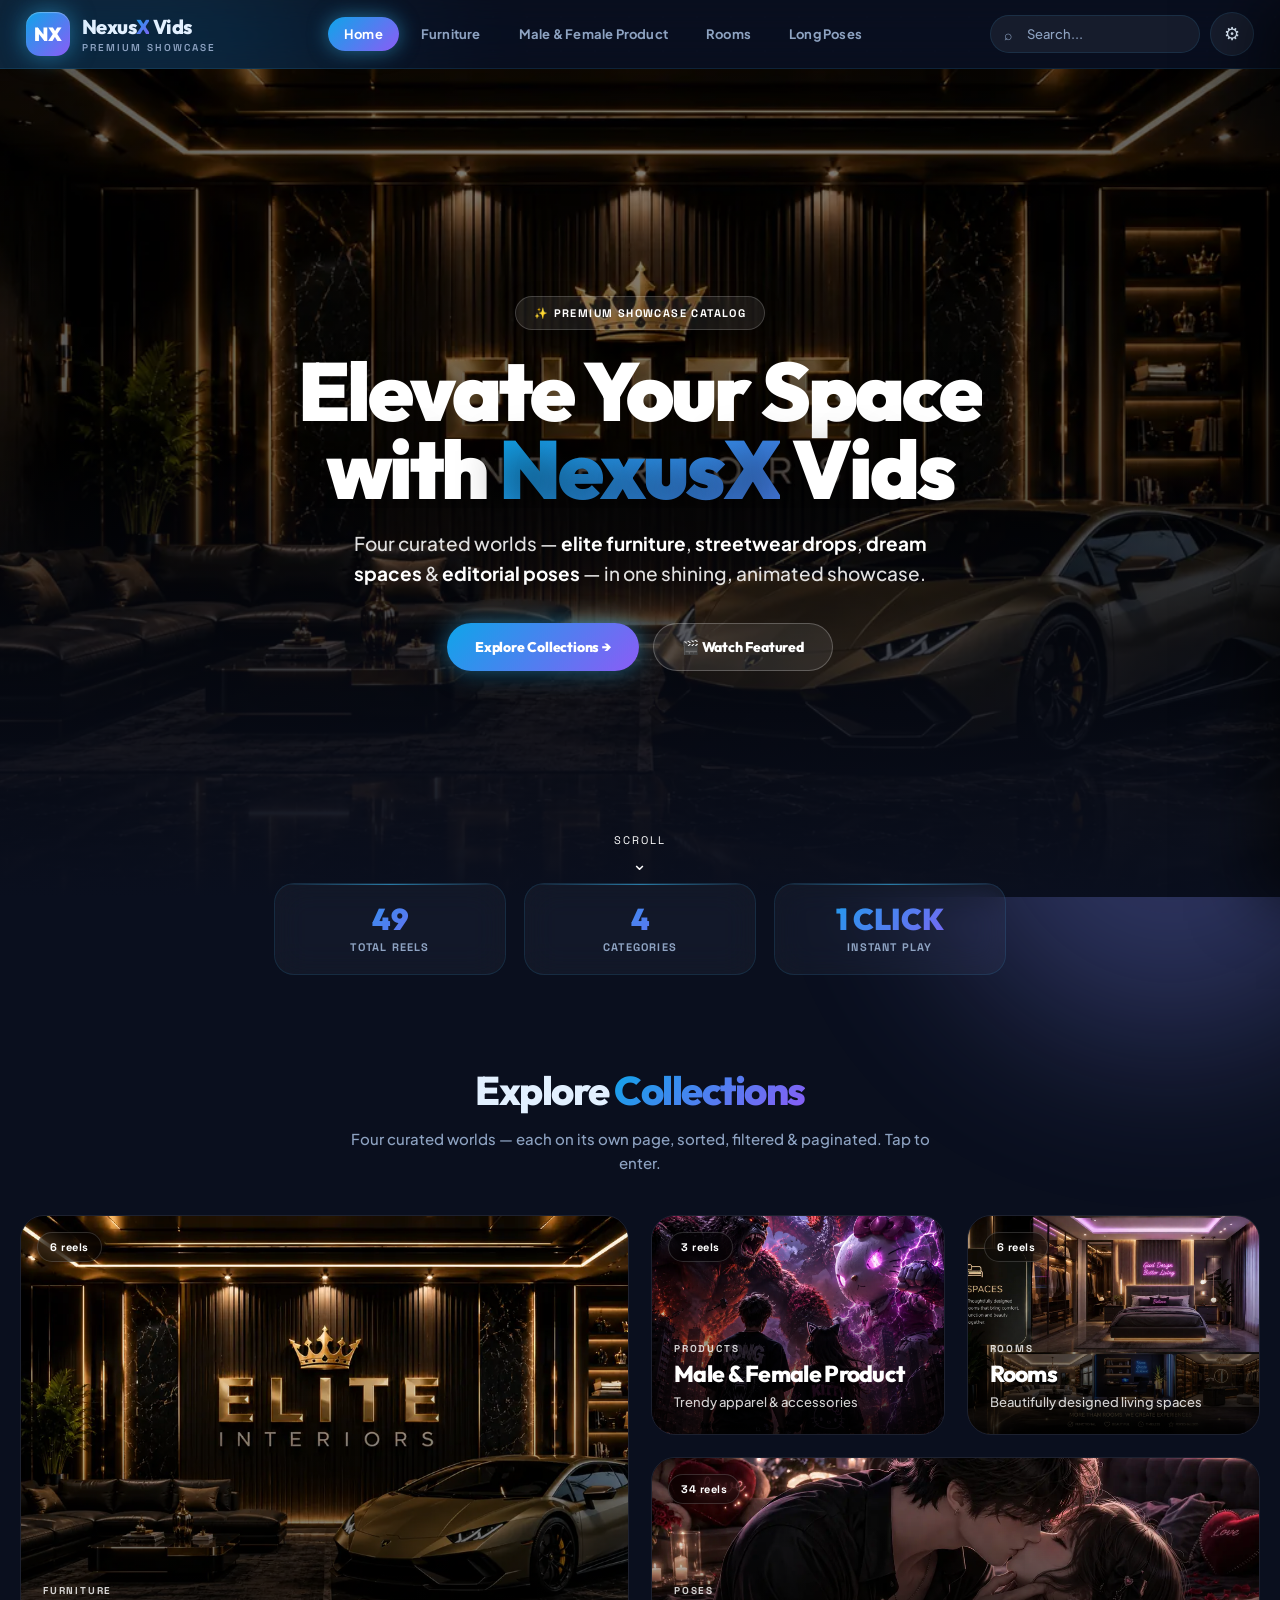
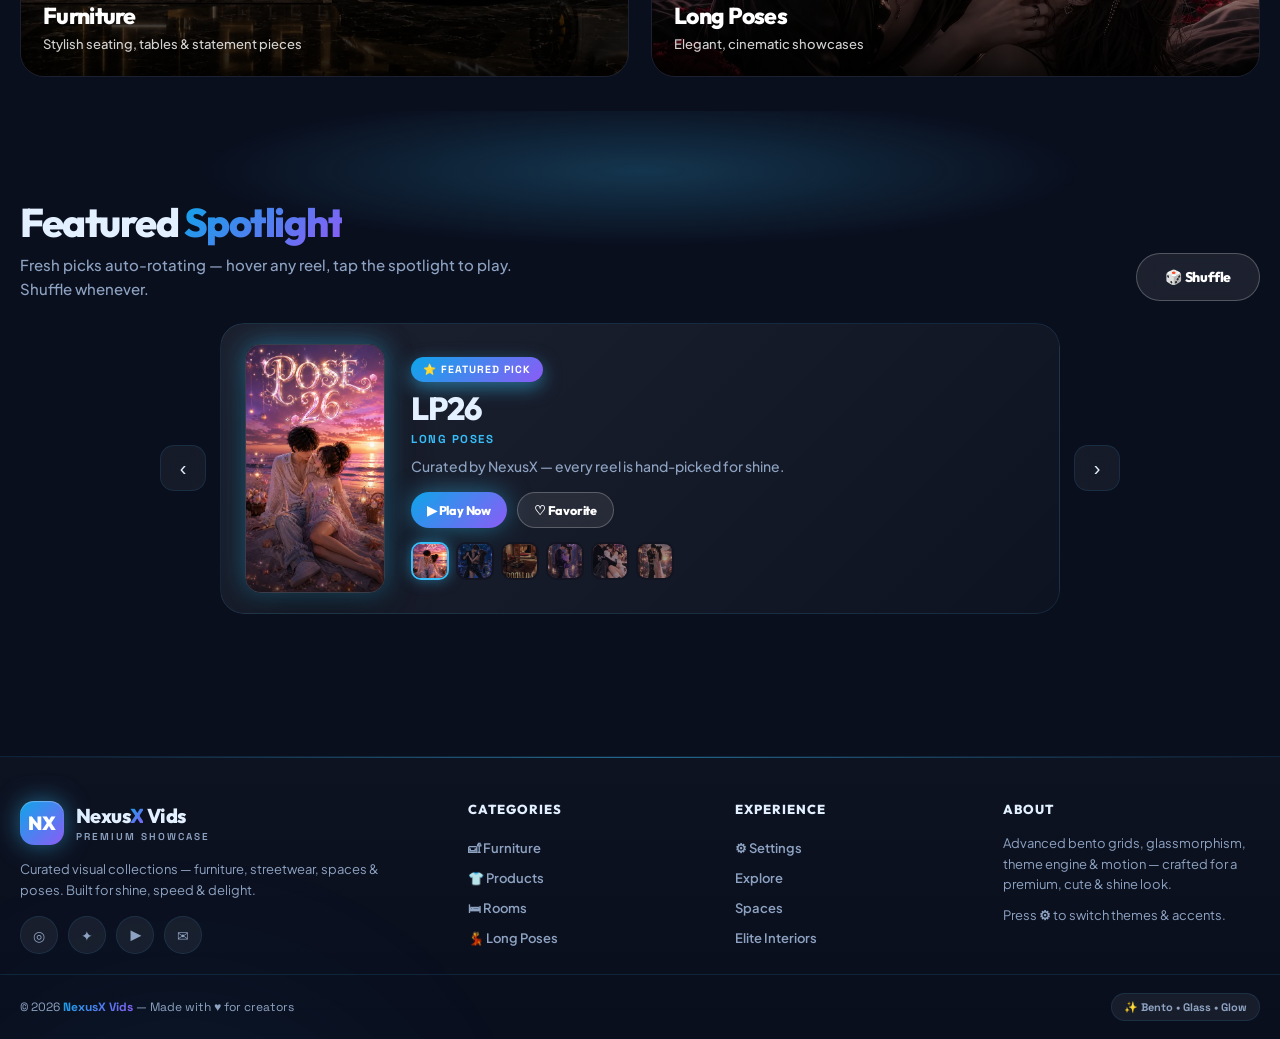
<file: index.html>
<!DOCTYPE html>
<html lang="en">
<head>
<meta charset="UTF-8">
<meta name="viewport" content="width=device-width, initial-scale=1.0">
<title>NexusX Vids — Premium Showcase</title>
<link rel="icon" type="image/svg+xml" href="assets/favicon.svg">
<link rel="preconnect" href="https://fonts.googleapis.com">
<link rel="preconnect" href="https://fonts.gstatic.com" crossorigin>
<link rel="preload" as="style" href="assets/css/style.css">
<link rel="preload" as="image" href="assets/media/collections/furniture.webp" fetchpriority="high">
<link rel="stylesheet" href="assets/css/style.css">
</head>
<body data-page="home">
<div class="orb orb-1"></div>
<div class="orb orb-2"></div>
<div class="orb orb-3"></div>

<div class="wrap">
  <nav></nav>

  <!-- HERO -->
  <section class="hero">
    <video class="hero-bg" autoplay muted loop playsinline preload="auto" poster="assets/media/collections/furniture.webp">
      <source src="assets/media/hero.mp4" type="video/mp4">
    </video>
    <div class="hero-overlay"></div>
    <div class="hero-content">
      <div class="hero-badge">✨ Premium Showcase Catalog</div>
      <h1 class="hero-title">Elevate Your Space<br>with <span class="grad">NexusX</span> Vids</h1>
      <p class="hero-sub">Four curated worlds — <strong>elite furniture</strong>, <strong>streetwear drops</strong>, <strong>dream spaces</strong> & <strong>editorial poses</strong> — in one shining, animated showcase.</p>
      <div class="hero-cta">
        <a class="btn btn-primary" href="#categories">Explore Collections →</a>
        <a class="btn btn-ghost" href="#featured">🎬 Watch Featured</a>
      </div>
    </div>
    <div class="hero-scroll"><span>Scroll</span></div>
  </section>

  <!-- STATS -->
  <div class="stats-bar reveal">
    <div class="stat"><div class="stat-num" id="statTotal">—</div><div class="stat-label">Total Reels</div></div>
    <div class="stat"><div class="stat-num">4</div><div class="stat-label">Categories</div></div>
    <div class="stat"><div class="stat-num">1 CLICK</div><div class="stat-label">Instant Play</div></div>
  </div>

  <!-- CATEGORIES -->
  <section id="categories" class="section">
    <h2 class="section-title reveal">Explore <span>Collections</span></h2>
    <p class="section-sub reveal">Four curated worlds — each on its own page, sorted, filtered & paginated. Tap to enter.</p>
    <div class="home-cat-grid" id="homeCats"></div>
  </section>

  <!-- FEATURED SPOTLIGHT -->
  <section id="featured" class="section featured-section">
    <div class="featured-glow"></div>
    <div class="featured-head">
      <div>
        <h2 class="section-title reveal" style="margin:0 0 6px;">Featured <span>Spotlight</span></h2>
        <p class="section-sub reveal" style="margin:0;">Fresh picks auto-rotating — hover any reel, tap the spotlight to play. Shuffle whenever.</p>
      </div>
      <button class="btn btn-ghost shuffle-btn reveal" id="shuffleBtn">🎲 Shuffle</button>
    </div>

    <div class="featured-spotlight reveal" id="featuredSpot">
      <button class="spot-nav spot-prev" id="spotPrev" title="Previous" aria-label="Previous">‹</button>
      <div class="spot-stage" id="spotStage">
        <div class="spot-card" id="spotCard">
          <div class="spot-visual">
            <video id="spotVideo" autoplay muted loop playsinline preload="metadata"></video>
          </div>
          <div class="spot-body">
            <div class="spot-kicker">⭐ Featured Pick</div>
            <div class="spot-name" id="spotName"></div>
            <div class="spot-cat" id="spotCat"></div>
            <p class="spot-desc">Curated by NexusX — every reel is hand-picked for shine.</p>
            <div class="spot-actions">
              <a class="btn btn-primary" id="spotPlay">▶  Play Now</a>
              <button class="btn btn-ghost" id="spotFav">♡ Favorite</button>
            </div>
            <div class="spot-thumbs" id="spotThumbs"></div>
          </div>
        </div>
      </div>
      <button class="spot-nav spot-next" id="spotNext" title="Next" aria-label="Next">›</button>
    </div>
  </section>
</div>

<script src="assets/js/main.js"></script>
<script>
  function buildHome(){
    var cats=window.NEXUS_CATS;
    function labelOf(v){ var c=window.NEXUS_CATS.find(function(c){ return c.key.toLowerCase()===(v.category||'').toLowerCase(); }); return c?c.label:v.category||'General'; }
    function renderCats(all){
      var counts={};
      all.forEach(function(v){ var k=(v.category||'').toLowerCase(); counts[k]=(counts[k]||0)+1; });
      var grid=document.getElementById('homeCats');
      if(grid) grid.innerHTML=cats.map(function(c){
        var n=counts[c.key.toLowerCase()]||0;
        return '<a class="cat-card" href="'+c.url+'">'+
          '<img class="cat-card-cover" src="'+c.cover+'" alt="'+c.label+'" decoding="async">'+
          '<span class="cat-card-count">'+n+' reels</span>'+
          '<span class="cat-card-go">→</span>'+
          '<div class="cat-card-body"><div class="cat-card-label">'+c.key+'</div><div class="cat-card-name">'+c.label+'</div><div class="cat-card-desc">'+c.desc+'</div></div></a>';
      }).join('');
    }

    /* ---- Featured spotlight controller ---- */
    var fam=[], fIdx=0, timer=null;
    function shuffle(arr){ for(var i=arr.length-1;i>0;i--){ var j=Math.floor(Math.random()*(i+1)); var t=arr[i]; arr[i]=arr[j]; arr[j]=t; } return arr; }
    function renderSpot(){
      var v=fam[fIdx];
      if(!v) return;
      var sp=document.getElementById('spotVideo');
      if(sp){ sp.poster=v.thumb||''; sp.src=v.file||''; }
      var nm=document.getElementById('spotName'); if(nm) nm.textContent=v.name;
      var ct=document.getElementById('spotCat'); if(ct) ct.textContent=labelOf(v);
      var play=document.getElementById('spotPlay');
      if(play) play.href='#'; 
      var step=function(){ window.NEXUS.play({url:v.url,name:v.name,file:v.file||'',thumb:v.thumb||'',type:v.type||'video'}); };
      if(play) play.onclick=function(e){ e.preventDefault(); step(); };
      var fav=document.getElementById('spotFav');
      if(fav){
        var on=window.NEXUS.isFav(v);
        fav.textContent=on?'♥ Favorited':'♡ Favorite';
        fav.onclick=function(){
          window.NEXUS.toggleFav(v);
          var now=window.NEXUS.isFav(v);
          this.textContent=now?'♥ Favorited':'♡ Favorite';
          window.NEXUS.showToast(now?'Added to favorites':'Removed from favorites');
        };
      }
      var thumbs=document.getElementById('spotThumbs');
      if(thumbs){
        thumbs.innerHTML='';
        fam.forEach(function(x,i){
          var d=document.createElement('div'); d.className='spot-thumb'+(i===fIdx?' active':'');
          var img=document.createElement('img'); img.src=x.thumb||''; img.alt=x.name; img.decoding='async'; d.appendChild(img);
          d.addEventListener('click',function(){ fIdx=i; clearInterval(timer); renderSpot(); runAuto(); });
          thumbs.appendChild(d);
        });
      }
    }
    function go(d){ fIdx=(fIdx+d+fam.length)%fam.length; renderSpot(); }
    function runAuto(){
      clearInterval(timer);
      timer=setInterval(function(){ go(1); }, 5000);
    }
    function stopAuto(){ clearInterval(timer); }
    function buildFeatured(all){
      fam=shuffle(all.slice()).slice(0,6);
      fIdx=0;
      renderSpot();
      runAuto();
      var prev=document.getElementById('spotPrev'), next=document.getElementById('spotNext');
      if(prev) prev.onclick=function(){ stopAuto(); go(-1); runAuto(); };
      if(next) next.onclick=function(){ stopAuto(); go(1); runAuto(); };
      var stage=document.getElementById('spotStage');
      if(stage){
        stage.addEventListener('mouseenter',stopAuto);
        stage.addEventListener('mouseleave',runAuto);
      }
    }

    fetch('videos.json').then(function(r){ return r.json(); }).then(function(all){
      document.getElementById('statTotal').textContent=all.length;
      document.querySelectorAll('#categories .reveal').forEach(function(el){ el.classList.add('visible'); });
      document.querySelectorAll('#featured .reveal').forEach(function(el){ el.classList.add('visible'); });
      renderCats(all);
      buildFeatured(all);
      setTimeout(window.NEXUS.setupTilt, 300);
    }).catch(function(){
      var grid=document.getElementById('homeCats');
      if(grid) grid.innerHTML=cats.map(function(c){
        return '<a class="cat-card" href="'+c.url+'">'+
          '<img class="cat-card-cover" src="'+c.cover+'" alt="'+c.label+'" decoding="async">'+
          '<span class="cat-card-go">→</span>'+
          '<div class="cat-card-body"><div class="cat-card-label">'+c.key+'</div><div class="cat-card-name">'+c.label+'</div><div class="cat-card-desc">'+c.desc+'</div></div></a>';
      }).join('');
      document.querySelectorAll('.reveal').forEach(function(el){ el.classList.add('visible'); });
    });
    var sb=document.getElementById('shuffleBtn');
    if(sb) sb.addEventListener('click',function(){
      stopAuto();
      fetch('videos.json').then(function(r){ return r.json(); }).then(function(all){ buildFeatured(all); });
    });
  }
  document.addEventListener('DOMContentLoaded', buildHome);
</script>
</body>
</html>
</file>
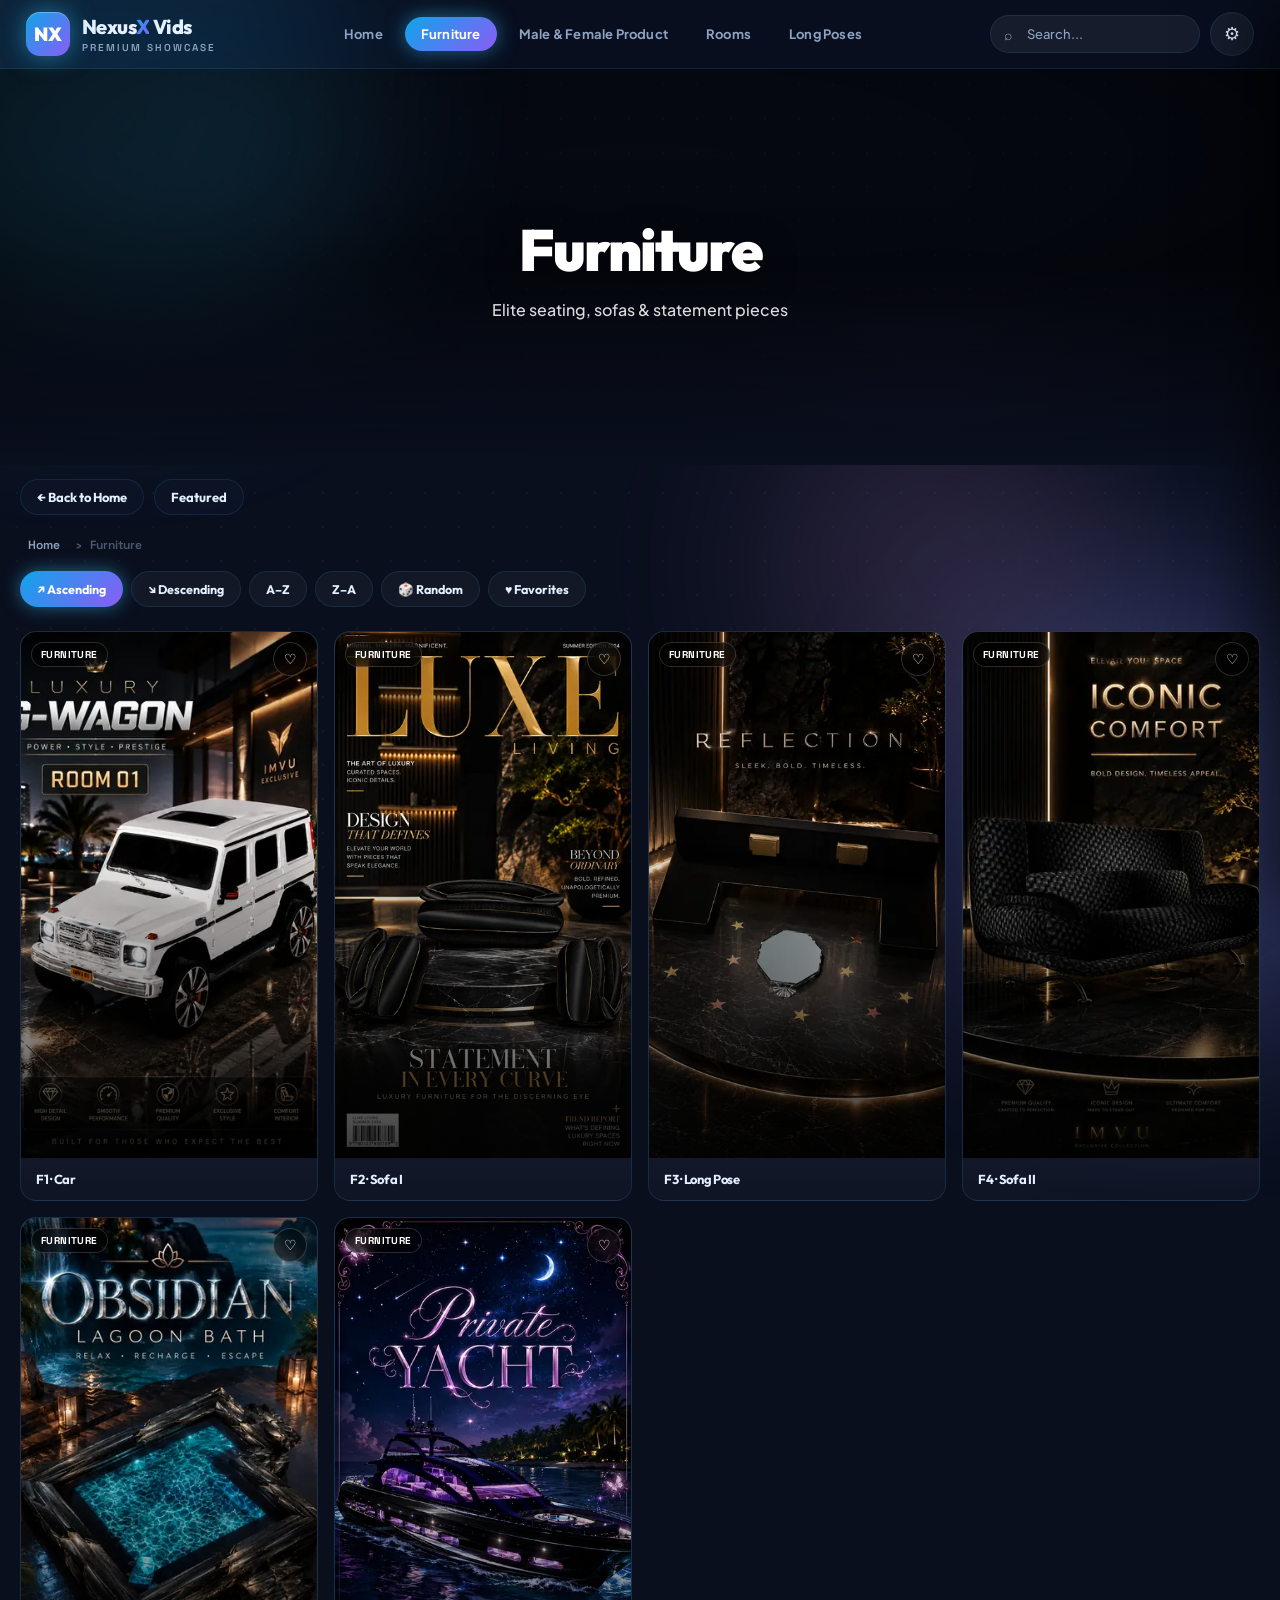
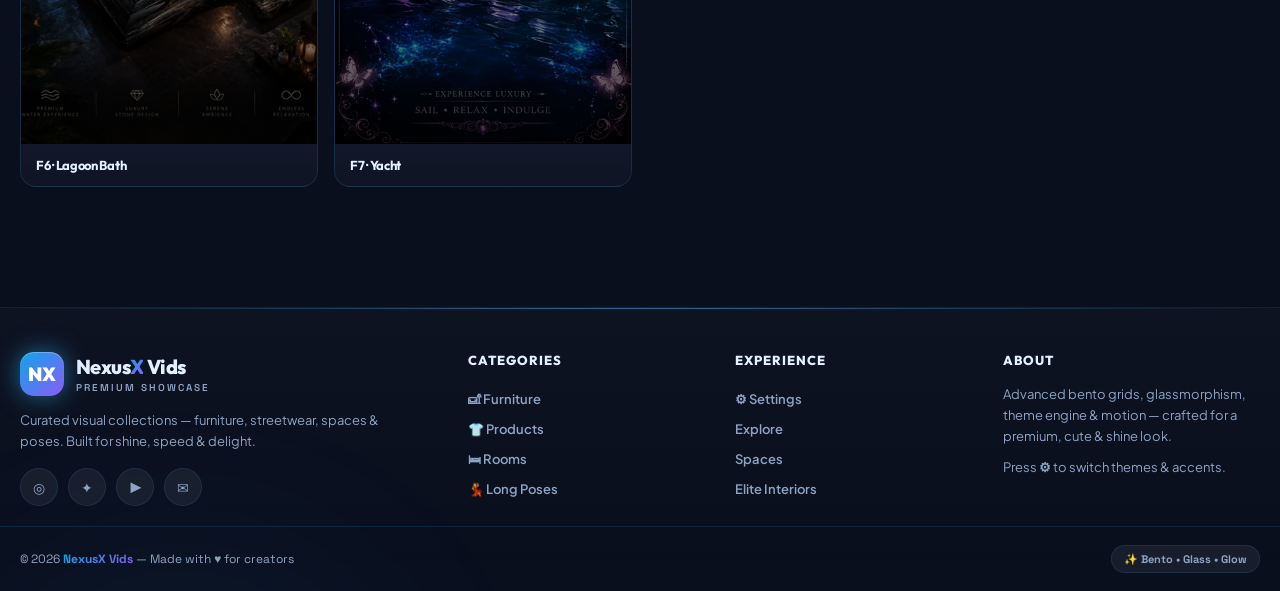
<file: furniture.html>
<!DOCTYPE html>
<html lang="en">
<head>
<meta charset="UTF-8">
<meta name="viewport" content="width=device-width, initial-scale=1.0">
<title>Furniture — NexusX Vids</title>
<link rel="icon" type="image/svg+xml" href="assets/favicon.svg">
<link rel="preconnect" href="https://fonts.googleapis.com">
<link rel="preconnect" href="https://fonts.gstatic.com" crossorigin>
<link rel="preload" as="style" href="assets/css/style.css">
<link rel="stylesheet" href="assets/css/style.css">
</head>
<body data-page="Furniture" data-autopage="1">
<div class="orb orb-1"></div>
<div class="orb orb-2"></div>
<div class="orb orb-3"></div>
<div class="wrap">
  <nav></nav>

  <section class="page-hero">
    <img class="page-hero-cover" fetchpriority="high" src="assets/media/collections/furniture.webp" alt="Furniture">
    <div class="page-hero-content">
      <h1 class="page-hero-title">Furniture</h1>
      <p class="page-hero-sub">Elite seating, sofas & statement pieces</p>
    </div>
  </section>

  <div class="back-bar"><a href="index.html" class="back-btn">← Back to Home</a><a href="index.html#featured" class="back-btn">Featured</a></div>
  <div class="breadcrumb"><a href="index.html">Home</a><span>›</span><span>Furniture</span></div>

  <div class="filter-bar">
    <div class="sort-pills" id="catToolbar"></div>
  </div>

  <section class="section" style="padding-top:18px;">
    <div class="video-grid reel" id="videoGrid"></div>
  </section>
</div>
<script src="assets/js/main.js"></script>
</body>
</html>
</file>
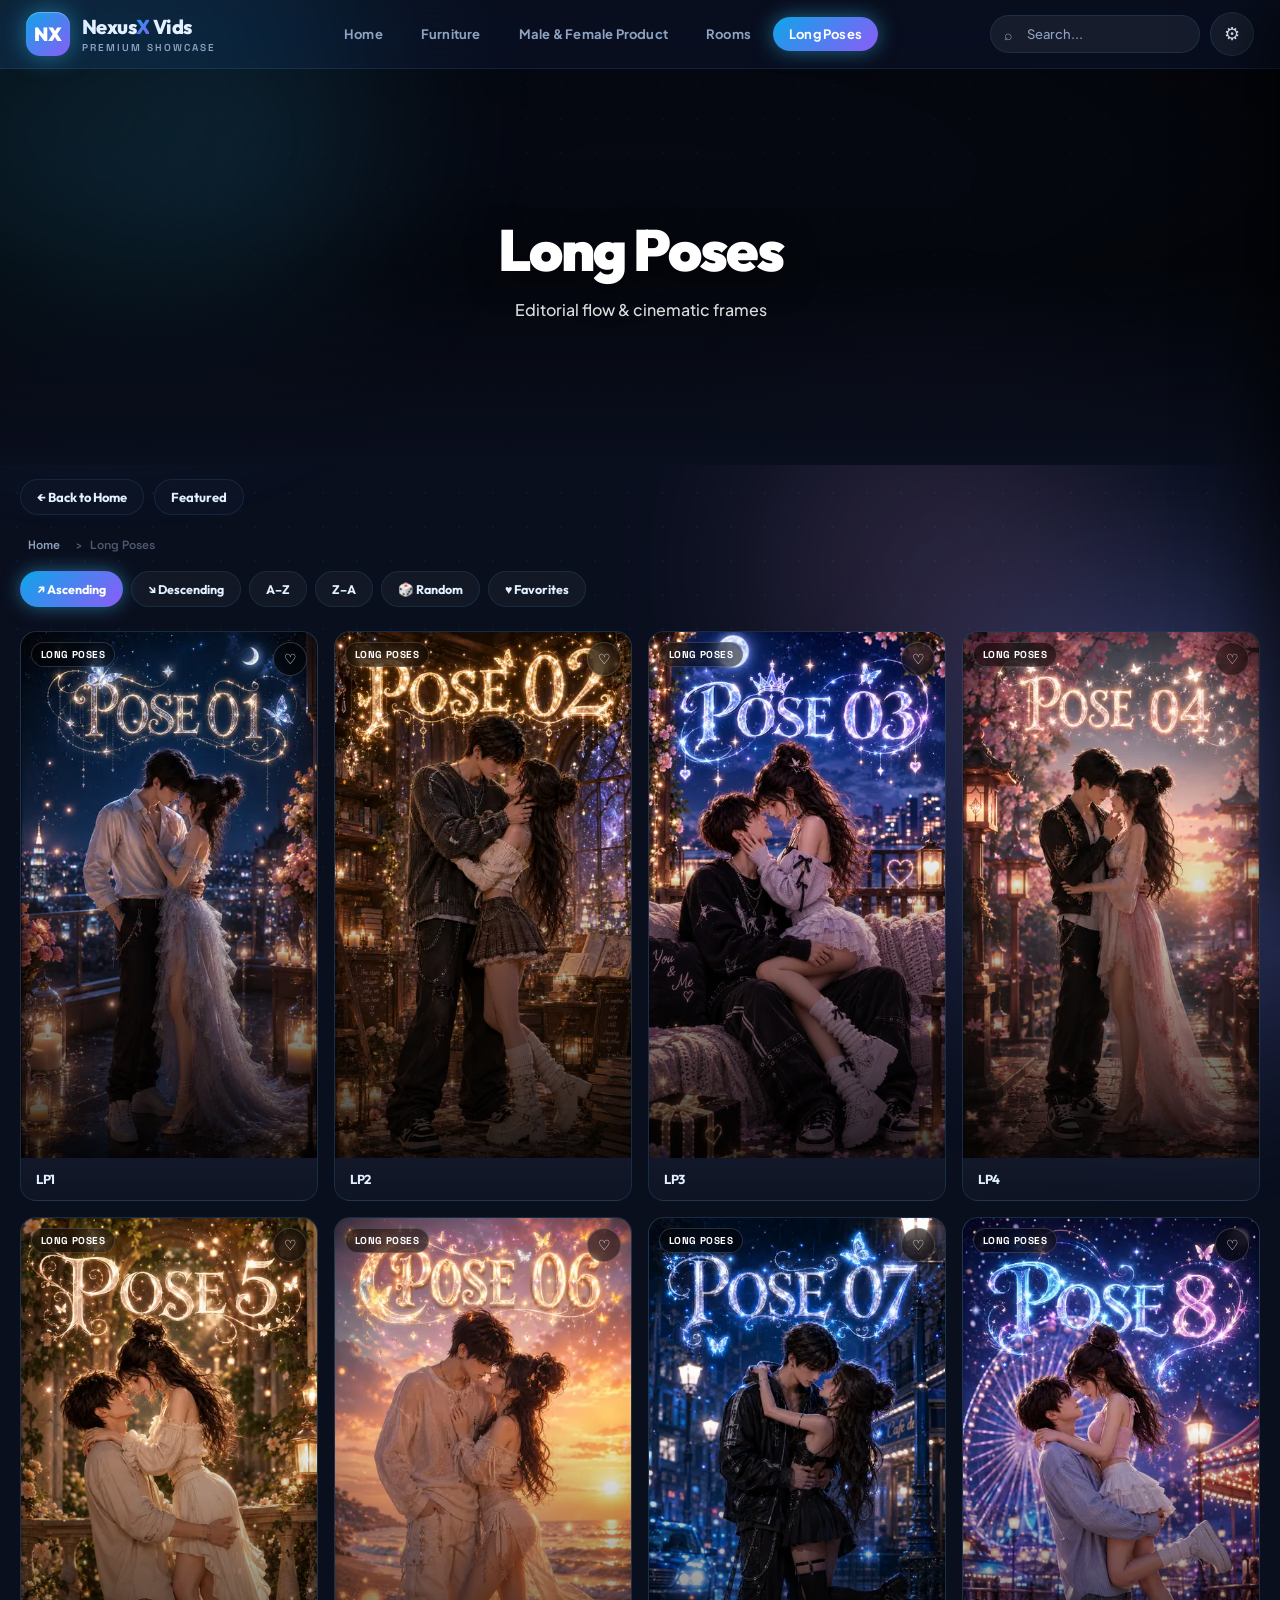
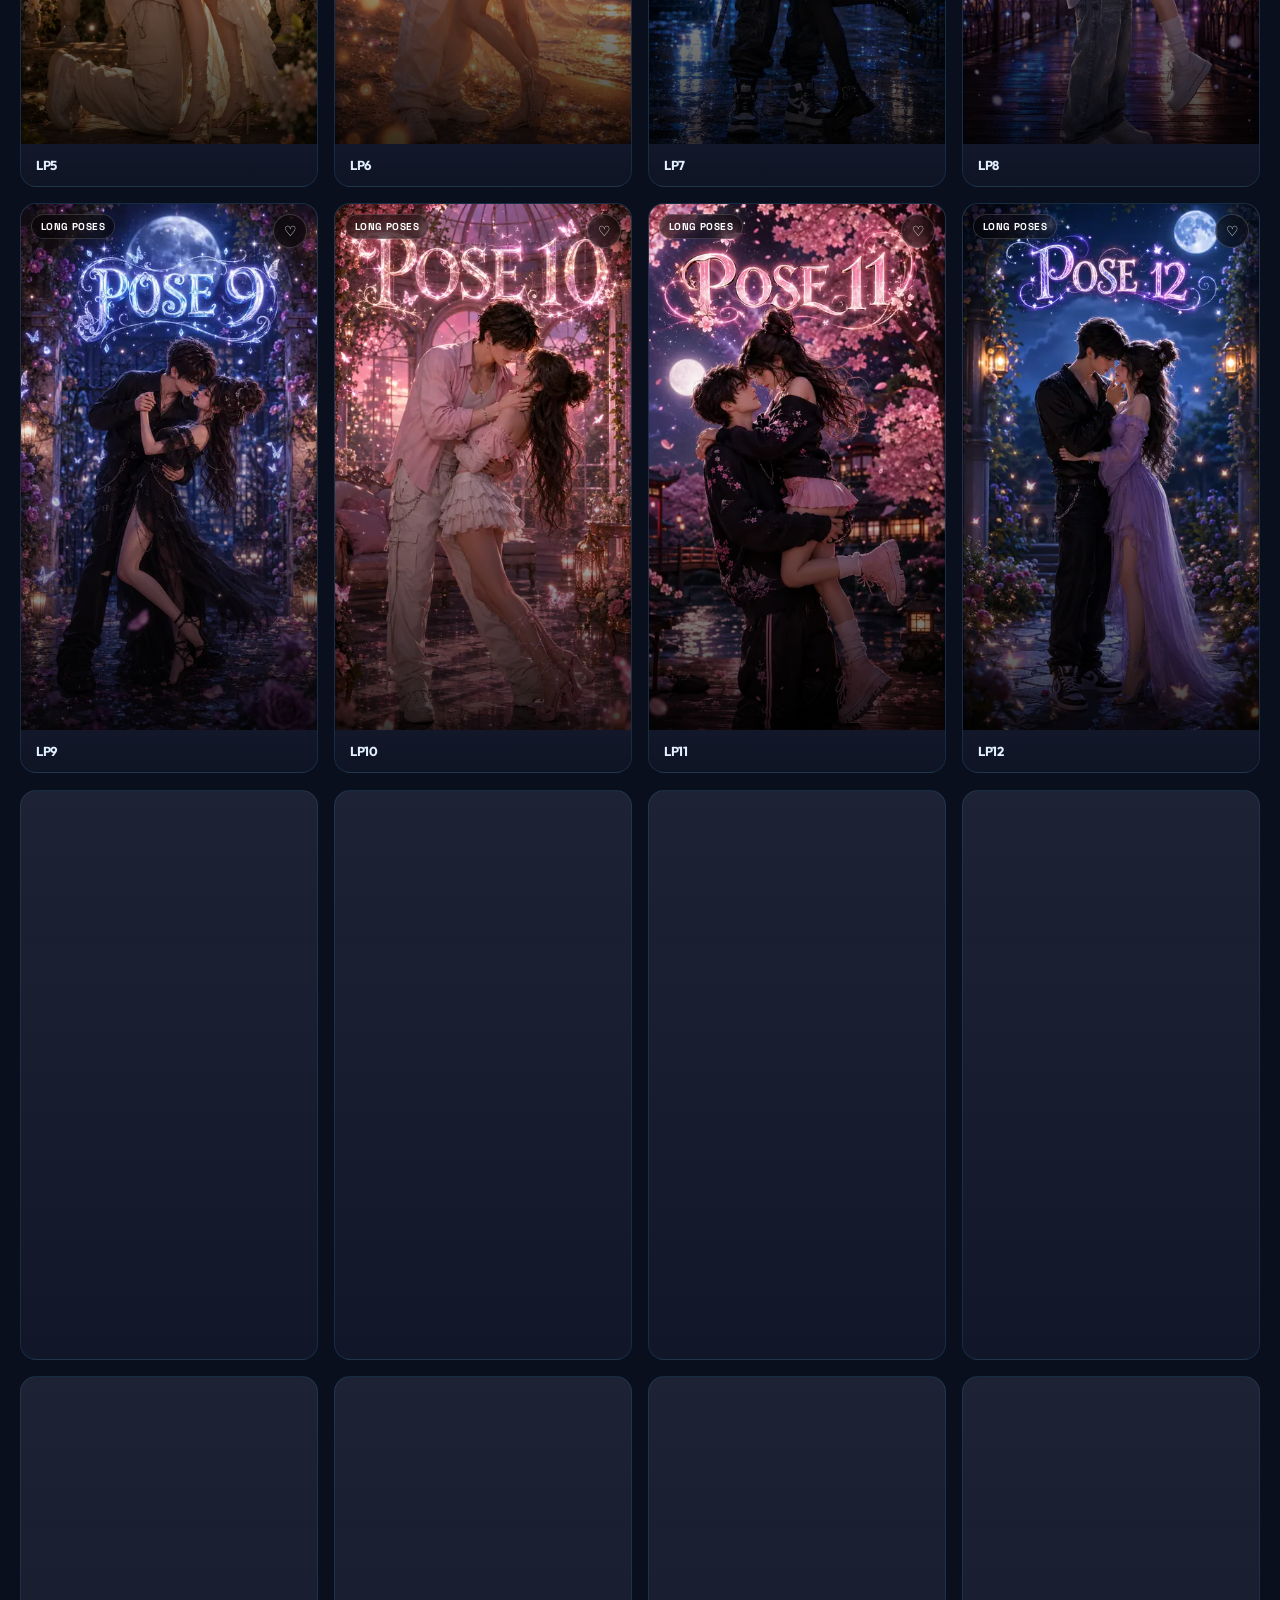
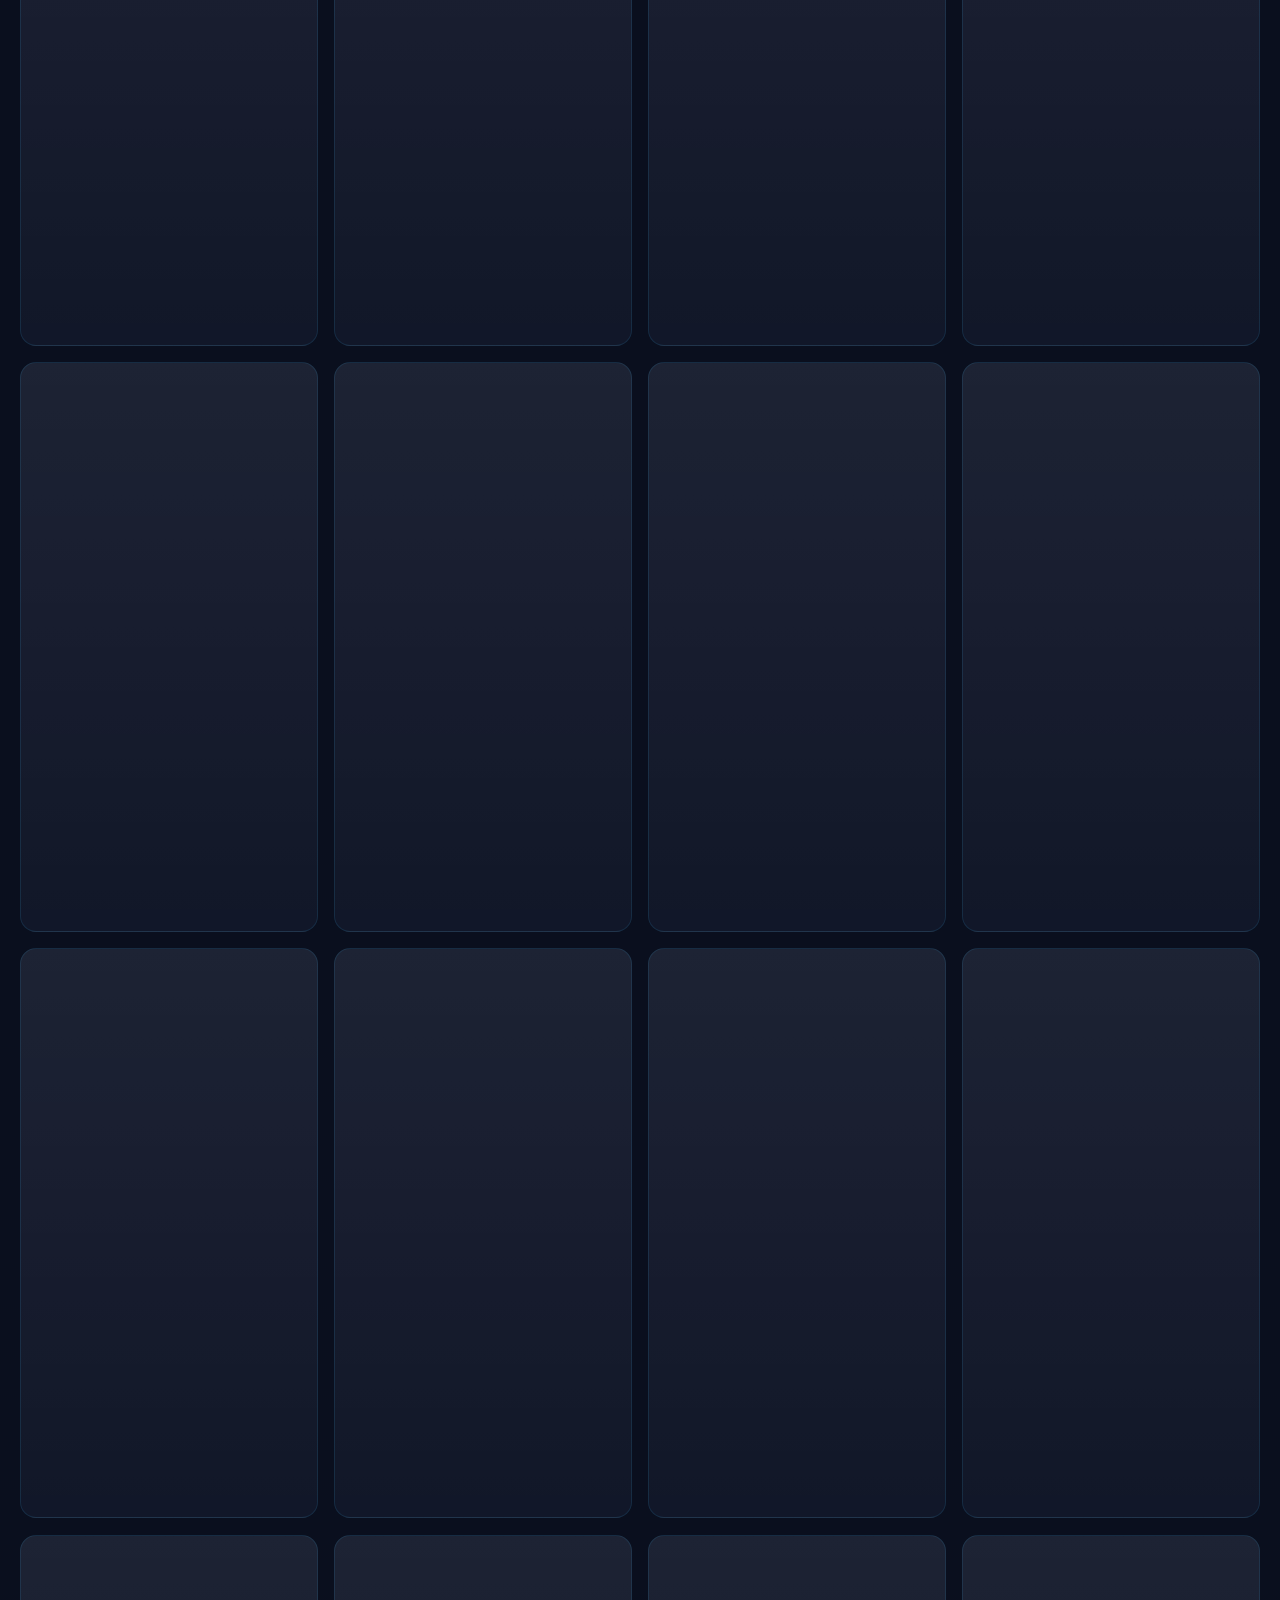
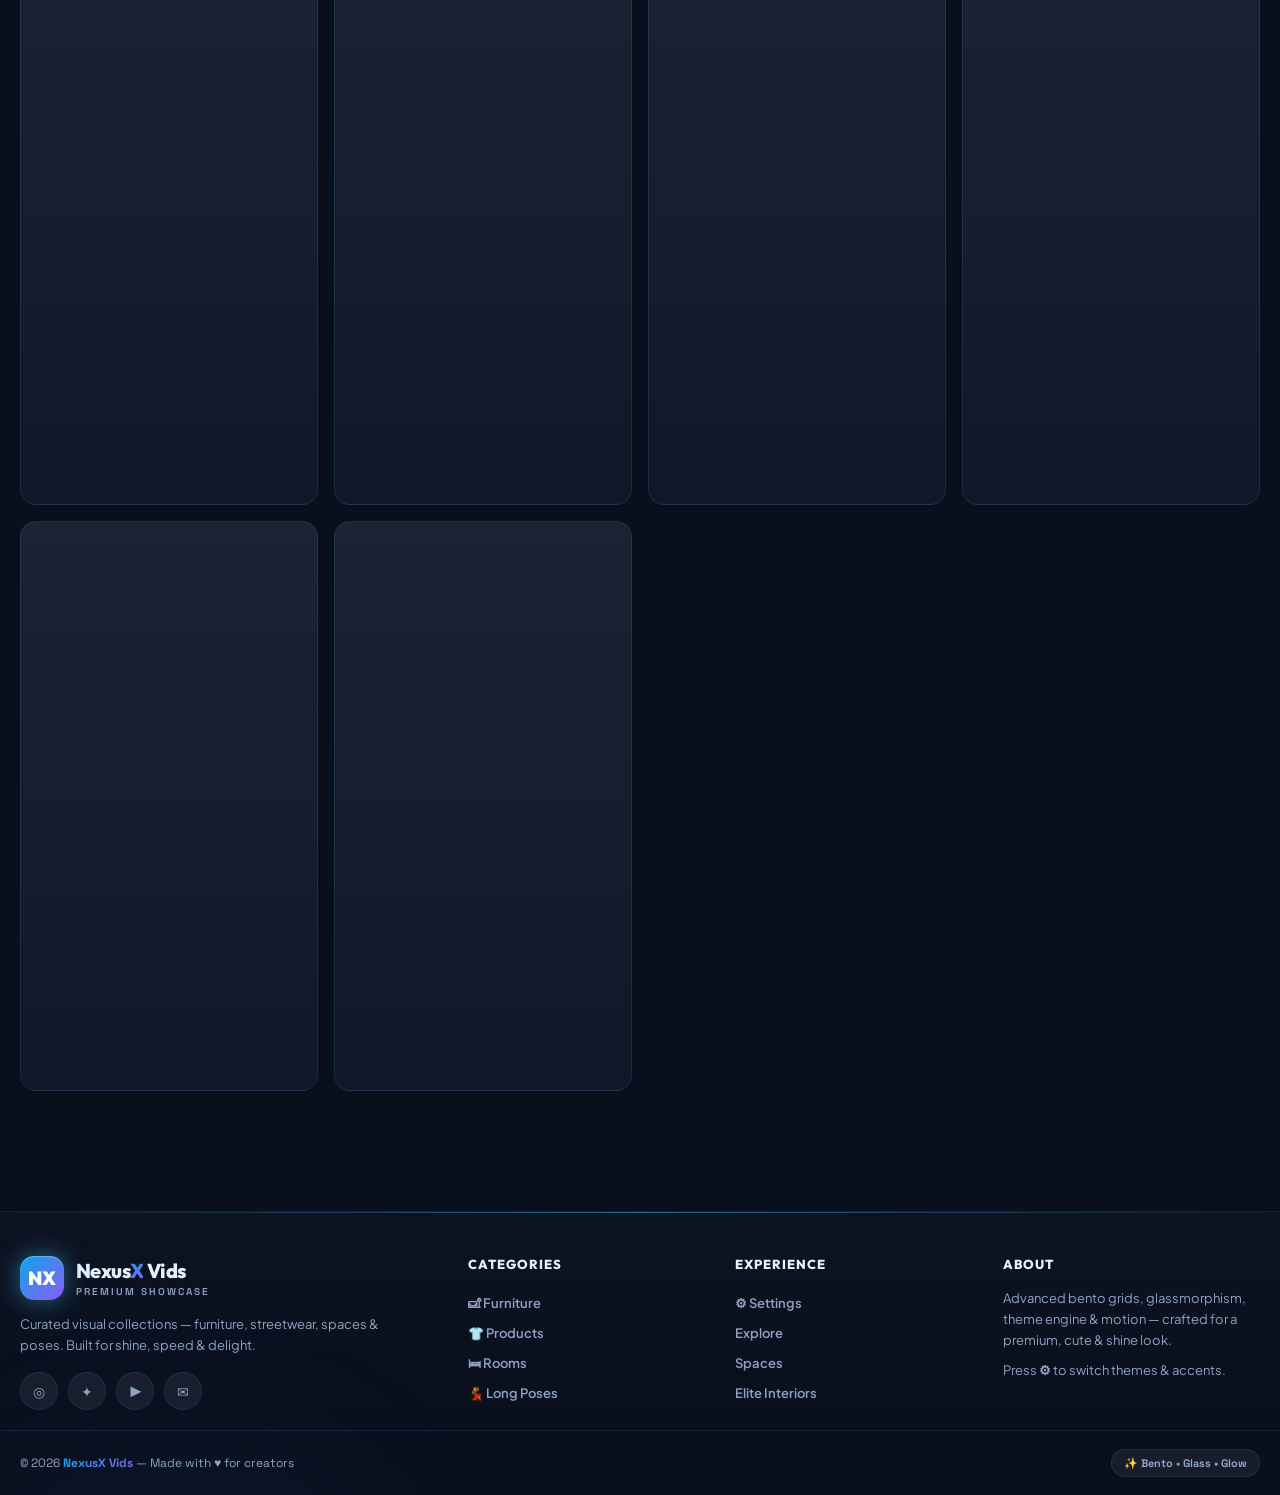
<file: poses.html>
<!DOCTYPE html>
<html lang="en">
<head>
<meta charset="UTF-8">
<meta name="viewport" content="width=device-width, initial-scale=1.0">
<title>Long Poses — NexusX Vids</title>
<link rel="icon" type="image/svg+xml" href="assets/favicon.svg">
<link rel="preconnect" href="https://fonts.googleapis.com">
<link rel="preconnect" href="https://fonts.gstatic.com" crossorigin>
<link rel="preload" as="style" href="assets/css/style.css">
<link rel="stylesheet" href="assets/css/style.css">
</head>
<body data-page="Poses" data-autopage="1">
<div class="orb orb-1"></div>
<div class="orb orb-2"></div>
<div class="orb orb-3"></div>
<div class="wrap">
  <nav></nav>

  <section class="page-hero">
    <img class="page-hero-cover" fetchpriority="high" src="assets/media/collections/poses.webp" alt="Long Poses">
    <div class="page-hero-content">
      <h1 class="page-hero-title">Long Poses</h1>
      <p class="page-hero-sub">Editorial flow & cinematic frames</p>
    </div>
  </section>

  <div class="back-bar"><a href="index.html" class="back-btn">← Back to Home</a><a href="index.html#featured" class="back-btn">Featured</a></div>
  <div class="breadcrumb"><a href="index.html">Home</a><span>›</span><span>Long Poses</span></div>

  <div class="filter-bar">
    <div class="sort-pills" id="catToolbar"></div>
  </div>

  <section class="section" style="padding-top:18px;">
    <div class="video-grid reel" id="videoGrid"></div>
  </section>
</div>
<script src="assets/js/main.js"></script>
</body>
</html>
</file>
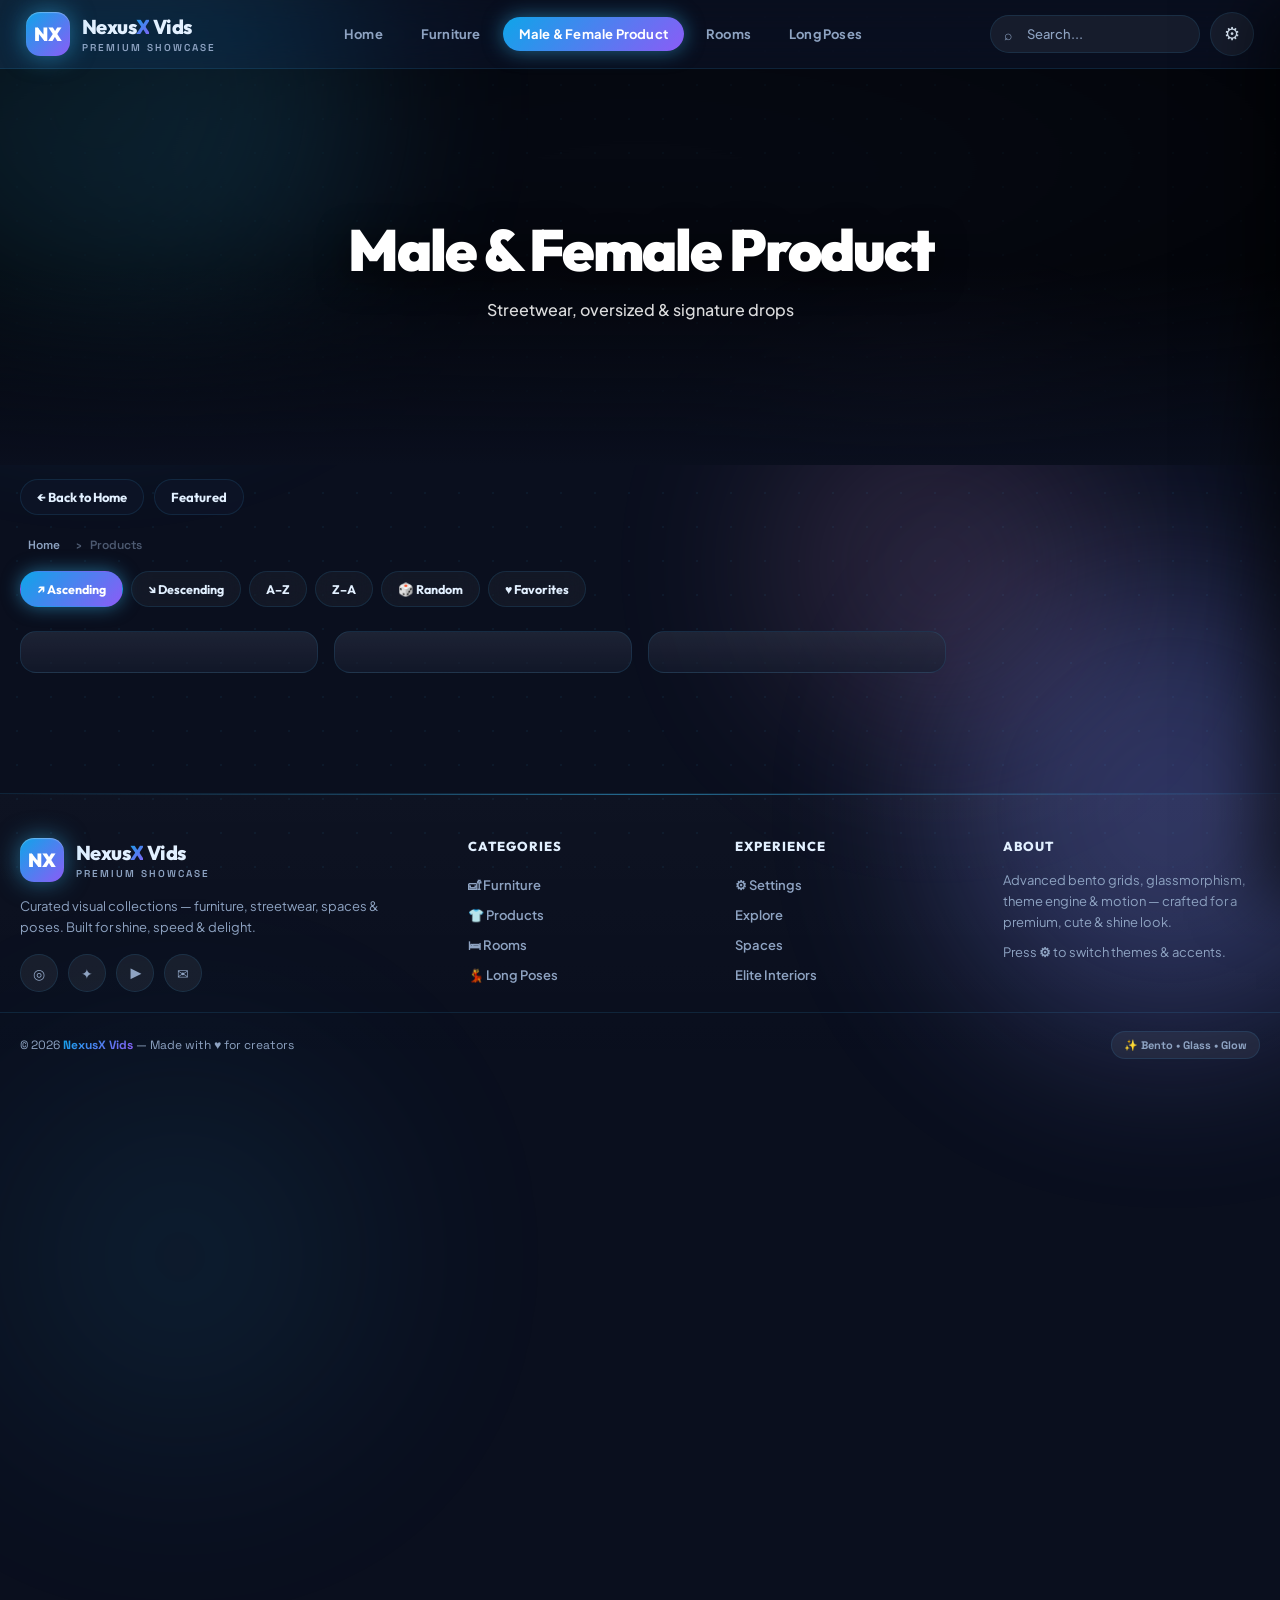
<file: products.html>
<!DOCTYPE html>
<html lang="en">
<head>
<meta charset="UTF-8">
<meta name="viewport" content="width=device-width, initial-scale=1.0">
<title>Male & Female Product — NexusX Vids</title>
<link rel="icon" type="image/svg+xml" href="assets/favicon.svg">
<link rel="preconnect" href="https://fonts.googleapis.com">
<link rel="preconnect" href="https://fonts.gstatic.com" crossorigin>
<link rel="preload" as="style" href="assets/css/style.css">
<link rel="stylesheet" href="assets/css/style.css">
</head>
<body data-page="Products" data-autopage="1">
<div class="orb orb-1"></div>
<div class="orb orb-2"></div>
<div class="orb orb-3"></div>
<div class="wrap">
  <nav></nav>

  <section class="page-hero">
    <img class="page-hero-cover" fetchpriority="high" src="assets/media/collections/products.webp" alt="Products">
    <div class="page-hero-content">
      <h1 class="page-hero-title">Male &amp; Female Product</h1>
      <p class="page-hero-sub">Streetwear, oversized & signature drops</p>
    </div>
  </section>

  <div class="back-bar"><a href="index.html" class="back-btn">← Back to Home</a><a href="index.html#featured" class="back-btn">Featured</a></div>
  <div class="breadcrumb"><a href="index.html">Home</a><span>›</span><span>Products</span></div>

  <div class="filter-bar">
    <div class="sort-pills" id="catToolbar"></div>
  </div>

  <section class="section" style="padding-top:18px;">
    <div class="video-grid reel" id="videoGrid"></div>
  </section>
</div>
<script src="assets/js/main.js"></script>
</body>
</html>
</file>
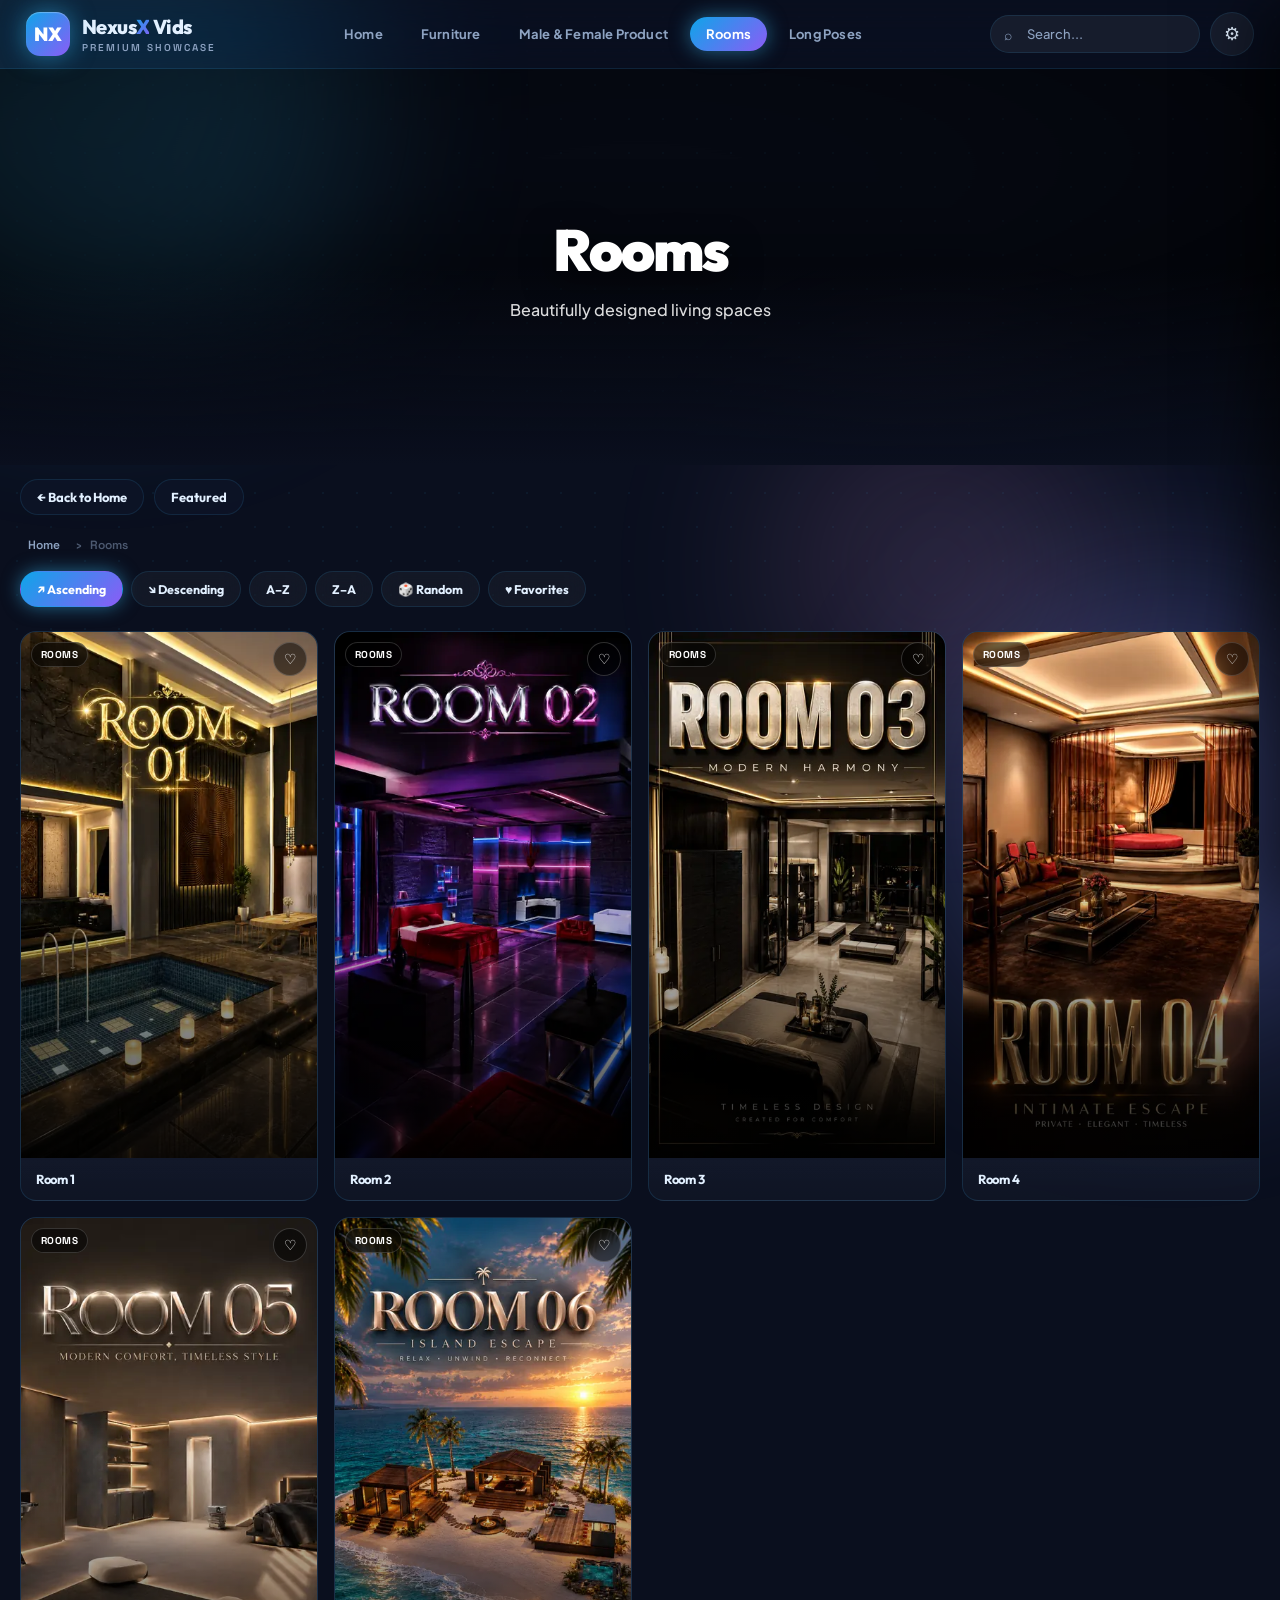
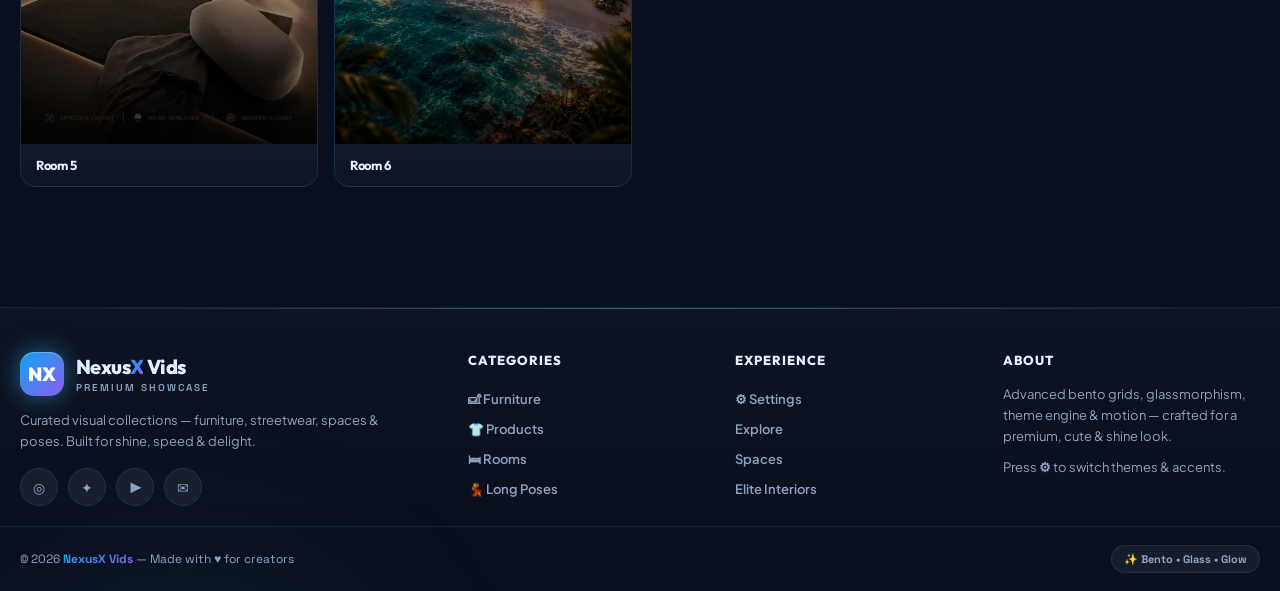
<file: rooms.html>
<!DOCTYPE html>
<html lang="en">
<head>
<meta charset="UTF-8">
<meta name="viewport" content="width=device-width, initial-scale=1.0">
<title>Rooms — NexusX Vids</title>
<link rel="icon" type="image/svg+xml" href="assets/favicon.svg">
<link rel="preconnect" href="https://fonts.googleapis.com">
<link rel="preconnect" href="https://fonts.gstatic.com" crossorigin>
<link rel="preload" as="style" href="assets/css/style.css">
<link rel="stylesheet" href="assets/css/style.css">
</head>
<body data-page="Rooms" data-autopage="1">
<div class="orb orb-1"></div>
<div class="orb orb-2"></div>
<div class="orb orb-3"></div>
<div class="wrap">
  <nav></nav>

  <section class="page-hero">
    <img class="page-hero-cover" fetchpriority="high" src="assets/media/collections/rooms.webp" alt="Rooms">
    <div class="page-hero-content">
      <h1 class="page-hero-title">Rooms</h1>
      <p class="page-hero-sub">Beautifully designed living spaces</p>
    </div>
  </section>

  <div class="back-bar"><a href="index.html" class="back-btn">← Back to Home</a><a href="index.html#featured" class="back-btn">Featured</a></div>
  <div class="breadcrumb"><a href="index.html">Home</a><span>›</span><span>Rooms</span></div>

  <div class="filter-bar">
    <div class="sort-pills" id="catToolbar"></div>
  </div>

  <section class="section" style="padding-top:18px;">
    <div class="video-grid reel" id="videoGrid"></div>
  </section>
</div>
<script src="assets/js/main.js"></script>
</body>
</html>
</file>
<file: assets/css/style.css>
/* ============================================================
   NexusX Vids — PREMIUM Stylesheet
   Fonts • Themes • Navbar • Settings • Hero • Bento • Footer • Animations
   ============================================================ */
@import url('https://fonts.googleapis.com/css2?family=Outfit:wght@500;600;700;800;900&family=Plus+Jakarta+Sans:wght@400;500;600;700&family=Space+Grotesk:wght@500;700&display=swap');

/* ============ THEMES ============ */
:root {
  --bg:#0a0a12; --bg-soft:#101020;
  --card:rgba(20,20,40,0.6); --card-border:rgba(255,255,255,0.08);
  --text:#f5f5ff; --text-dim:#a0a0c0;
  --primary:#6366f1; --secondary:#d946ef; --accent:#22d3ee;
  --glow:rgba(99,102,241,0.5);
  --grad:linear-gradient(135deg,#6366f1,#d946ef);
  --grad-2:linear-gradient(135deg,#8b5cf6,#ec4899);
  --nav-bg:rgba(10,10,20,0.55);
  --grid-dot:rgba(255,255,255,0.05);
  --font-display:'Outfit',sans-serif;
  --font-body:'Plus Jakarta Sans',sans-serif;
  --font-accent:'Space Grotesk',sans-serif;
  --radius:24px;
}
[data-theme="midnight"]{
  --bg:#0a0f1e; --bg-soft:#0f1730; --card:rgba(15,23,42,0.6);
  --card-border:rgba(56,189,248,0.12); --text:#e2f0ff; --text-dim:#8ea3c2;
  --primary:#38bdf8; --secondary:#818cf8; --accent:#f0abfc;
  --glow:rgba(56,189,248,0.5); --grad:linear-gradient(135deg,#0ea5e9,#8b5cf6);
  --nav-bg:rgba(10,15,30,0.55); --grid-dot:rgba(56,189,248,0.06);
}
[data-theme="sunset"]{
  --bg:#17100c; --bg-soft:#221813; --card:rgba(34,24,20,0.6);
  --card-border:rgba(251,146,60,0.15); --text:#fff5ec; --text-dim:#d0b6a4;
  --primary:#fb923c; --secondary:#f43f5e; --accent:#fbbf24;
  --glow:rgba(251,146,60,0.5); --grad:linear-gradient(135deg,#fb923c,#f43f5e);
  --nav-bg:rgba(23,16,12,0.55); --grid-dot:rgba(251,146,60,0.06);
}
[data-theme="emerald"]{
  --bg:#08120e; --bg-soft:#0d1c16; --card:rgba(13,28,22,0.6);
  --card-border:rgba(52,211,153,0.15); --text:#e6fff6; --text-dim:#94c9b6;
  --primary:#34d399; --secondary:#0ea5e9; --accent:#fbbf24;
  --glow:rgba(52,211,153,0.5); --grad:linear-gradient(135deg,#10b981,#3b82f6);
  --nav-bg:rgba(8,18,14,0.55); --grid-dot:rgba(52,211,153,0.06);
}
[data-theme="rose"]{
  --bg:#150a0f; --bg-soft:#22111a; --card:rgba(34,17,26,0.6);
  --card-border:rgba(244,114,182,0.15); --text:#fff0f6; --text-dim:#d0a4b6;
  --primary:#f472b6; --secondary:#a78bfa; --accent:#fb7185;
  --glow:rgba(244,114,182,0.5); --grad:linear-gradient(135deg,#ec4899,#8b5cf6);
  --nav-bg:rgba(21,10,15,0.55); --grid-dot:rgba(244,114,182,0.06);
}

/* ============ RESET + TYPOGRAPHY ============ */
*{margin:0;padding:0;box-sizing:border-box}
html{scroll-behavior:smooth}
body{
  font-family:var(--font-body); background:var(--bg); color:var(--text);
  min-height:100vh; overflow-x:hidden;
  transition:background .6s,color .6s;
  -webkit-font-smoothing:antialiased; text-rendering:optimizeLegibility;
}
h1,h2,h3{font-family:var(--font-display); letter-spacing:-1.2px}
body::before{
  content:'';position:fixed;inset:0;z-index:0;pointer-events:none;
  background-image:radial-gradient(var(--grid-dot) 1px,transparent 1px);
  background-size:34px 34px;
}
.wrap{position:relative;z-index:1}
::selection{background:var(--primary);color:#fff}

/* Scroll progress */
.scroll-progress{position:fixed;top:0;left:0;height:3px;width:0;background:var(--grad);z-index:9999;transition:width .08s linear;box-shadow:0 0 10px var(--glow)}

.orb{position:fixed;border-radius:50%;filter:blur(90px);opacity:.30;z-index:0;pointer-events:none;animation:float 16s infinite}
.orb-1{width:520px;height:520px;background:var(--primary);top:-160px;left:-160px}
.orb-2{width:460px;height:460px;background:var(--secondary);bottom:-140px;right:-120px;animation-delay:-5s}
.orb-3{width:340px;height:340px;background:var(--accent);top:44%;left:60%;opacity:.14;animation-delay:-9s}
@keyframes float{0%,100%{transform:translate(0,0) scale(1)}33%{transform:translate(40px,-30px) scale(1.08)}66%{transform:translate(-32px,26px) scale(.94)}}
::-webkit-scrollbar{width:10px}::-webkit-scrollbar-track{background:var(--bg)}
::-webkit-scrollbar-thumb{background:var(--grad);border-radius:10px}

/* ============ NAVBAR — ADVANCED ============ */
nav{
  position:sticky;top:0;z-index:100;display:flex;align-items:center;justify-content:space-between;gap:18px;
  padding:12px 26px;background:var(--nav-bg);backdrop-filter:blur(20px) saturate(1.3);-webkit-backdrop-filter:blur(20px) saturate(1.3);
  border-bottom:1px solid var(--card-border);transition:background .4s,box-shadow .4s,border-color .4s;
}
nav.scrolled{background:rgba(10,10,20,0.82);box-shadow:0 10px 40px rgba(0,0,0,.35);border-color:rgba(255,255,255,.08)}
.brand{display:flex;align-items:center;gap:12px;cursor:pointer;text-decoration:none}
.brand-logo{
  width:44px;height:44px;background:var(--grad);border-radius:14px;display:grid;place-items:center;
  font-family:var(--font-display);font-weight:900;font-size:19px;color:#fff;
  box-shadow:0 0 24px var(--glow),inset 0 1px 1px rgba(255,255,255,.3);
  animation:pulse 3s infinite; position:relative; overflow:hidden;
}
.brand-logo::after{content:'';position:absolute;inset:0;background:linear-gradient(120deg,transparent 30%,rgba(255,255,255,.35),transparent 70%);transform:translateX(-100%);animation:logoShine 4s infinite}
@keyframes logoShine{0%{transform:translateX(-100%)}60%,100%{transform:translateX(100%)}}
@keyframes pulse{0%,100%{box-shadow:0 0 16px var(--glow)}50%{box-shadow:0 0 32px var(--glow);transform:scale(1.03)}}
.brand-name{font-family:var(--font-display);font-size:20px;font-weight:800;letter-spacing:-.6px;color:var(--text)}
.brand-name span{background:var(--grad);-webkit-background-clip:text;background-clip:text;color:transparent}
.brand-tag{font-family:var(--font-accent);font-size:10px;letter-spacing:2px;text-transform:uppercase;color:var(--text-dim);margin-top:2px;font-weight:600}
.nav-links{display:flex;align-items:center;gap:6px;flex-wrap:wrap}
.nav-links a{
  position:relative;padding:9px 16px;border-radius:24px;font-size:13px;font-weight:700;letter-spacing:.2px;
  color:var(--text-dim);text-decoration:none;transition:.3s;overflow:hidden;
}
.nav-links a::before{content:'';position:absolute;inset:0;background:var(--grad);opacity:0;transition:.3s;border-radius:24px}
.nav-links a > span{position:relative;z-index:1}
.nav-links a:hover{color:var(--text);background:rgba(255,255,255,.06)}
.nav-links a:hover::before{opacity:.12}
.nav-links a.active{color:#fff;background:var(--grad);box-shadow:0 0 20px var(--glow)}
.nav-links a.active::before{opacity:0}
.nav-right{display:flex;align-items:center;gap:10px}
.search-box{position:relative;display:flex;align-items:center}
.search-box::before{content:'⌕';position:absolute;left:14px;color:var(--text-dim);font-size:14px;pointer-events:none;z-index:1}
.search-box input{
  background:rgba(255,255,255,.06);border:1px solid var(--card-border);color:var(--text);
  padding:10px 18px 10px 36px;border-radius:30px;font-size:13px;font-family:var(--font-body);width:210px;outline:none;transition:.3s;
}
.search-box input:focus{border-color:var(--primary);background:rgba(255,255,255,.09);box-shadow:0 0 0 4px var(--glow),0 0 18px var(--glow);width:240px}
.search-box input::placeholder{color:var(--text-dim);font-weight:500}
.settings-btn{
  width:44px;height:44px;border-radius:50%;border:1px solid var(--card-border);
  background:rgba(255,255,255,.06);color:var(--text);font-size:18px;cursor:pointer;display:grid;place-items:center;transition:.4s;position:relative;overflow:hidden;
}
.settings-btn::before{content:'';position:absolute;inset:0;background:var(--grad);opacity:0;transition:.3s}
.settings-btn:hover{transform:rotate(90deg) scale(1.05);box-shadow:0 0 20px var(--glow);border-color:var(--primary)}
.settings-btn:hover::before{opacity:.15}
.settings-btn span{position:relative;z-index:1}

/* ============ SETTINGS — PREMIUM ============ */
.settings-overlay{position:fixed;inset:0;background:rgba(0,0,0,.58);backdrop-filter:blur(8px) saturate(1.2);z-index:1000;opacity:0;visibility:hidden;transition:.4s}
.settings-overlay.open{opacity:1;visibility:visible}
.settings-panel{
  position:fixed;right:0;top:0;height:100vh;width:380px;max-width:94vw;
  background:linear-gradient(180deg,var(--bg-soft),var(--bg));border-left:1px solid var(--card-border);
  z-index:1001;display:flex;flex-direction:column;
  transform:translateX(100%);transition:transform .5s cubic-bezier(.2,.8,.2,1);
  box-shadow:-24px 0 60px rgba(0,0,0,.55);
}
.settings-panel.open{transform:translateX(0)}
.settings-head{padding:22px 22px 18px;display:flex;align-items:center;justify-content:space-between;border-bottom:1px solid var(--card-border);background:rgba(255,255,255,.02)}
.settings-head h3{font-family:var(--font-display);font-size:18px;font-weight:800;display:flex;gap:10px;align-items:center}
.settings-head p{font-size:12px;color:var(--text-dim);margin-top:4px;font-weight:500}
.settings-close{width:38px;height:38px;border-radius:50%;border:1px solid var(--card-border);background:rgba(255,255,255,.06);color:var(--text);cursor:pointer;font-size:16px;display:grid;place-items:center;transition:.3s}
.settings-close:hover{background:#ef4444;border-color:#ef4444;transform:rotate(90deg)}
.settings-body{padding:20px;overflow-y:auto;flex:1;display:flex;flex-direction:column;gap:22px}
.settings-preview{
  background:var(--card);border:1px solid var(--card-border);border-radius:18px;padding:16px;display:flex;gap:14px;align-items:center;backdrop-filter:blur(10px);
}
.preview-mock{width:70px;height:48px;border-radius:12px;background:var(--grad);display:grid;place-items:center;color:#fff;font-weight:900;box-shadow:0 0 20px var(--glow);flex-shrink:0}
.settings-preview h4{font-family:var(--font-display);font-size:14px;font-weight:800}
.settings-preview p{font-size:12px;color:var(--text-dim);margin-top:2px}
.setting-card{background:var(--card);border:1px solid var(--card-border);border-radius:18px;padding:18px;backdrop-filter:blur(10px);transition:.3s}
.setting-card:hover{border-color:rgba(255,255,255,.12);transform:translateY(-1px)}
.setting-card-head{display:flex;align-items:center;gap:10px;margin-bottom:14px}
.setting-card-icon{width:32px;height:32px;border-radius:10px;background:var(--grad);display:grid;place-items:center;color:#fff;font-size:14px;flex-shrink:0}
.setting-card-title{font-family:var(--font-display);font-size:13px;font-weight:800;letter-spacing:-.3px}
.setting-card-sub{font-size:11px;color:var(--text-dim);font-weight:600}
.setting-group-title{font-family:var(--font-accent);font-size:10px;font-weight:700;text-transform:uppercase;letter-spacing:1.6px;color:var(--text-dim);margin-bottom:12px;display:flex;align-items:center;gap:8px}
.setting-group-title::before{content:'';width:14px;height:2px;background:var(--grad);border-radius:2px}
.theme-grid{display:grid;grid-template-columns:repeat(3,1fr);gap:12px}
.swatch{
  position:relative;height:64px;border-radius:16px;cursor:pointer;border:2px solid transparent;overflow:hidden;transition:.3s;display:flex;align-items:flex-end;padding:8px;
}
.swatch span{font-family:var(--font-accent);font-size:11px;font-weight:700;color:#fff;text-shadow:0 1px 6px rgba(0,0,0,.6);position:relative;z-index:1}
.swatch::after{content:'✓';position:absolute;top:8px;right:8px;width:22px;height:22px;border-radius:50%;background:#fff;color:#000;display:grid;place-items:center;font-size:12px;font-weight:900;opacity:0;transform:scale(.6);transition:.3s}
.swatch.active{border-color:#fff;transform:scale(1.02);box-shadow:0 0 18px var(--glow)}
.swatch.active::after{opacity:1;transform:scale(1)}
.swatch:hover{transform:scale(1.03);box-shadow:0 0 16px var(--glow)}
.sw-1{background:linear-gradient(135deg,#6366f1,#d946ef)}.sw-2{background:linear-gradient(135deg,#0ea5e9,#8b5cf6)}
.sw-3{background:linear-gradient(135deg,#fb923c,#f43f5e)}.sw-4{background:linear-gradient(135deg,#10b981,#3b82f6)}
.sw-5{background:linear-gradient(135deg,#ec4899,#8b5cf6)}
.sw-6{background:linear-gradient(135deg,#1f2937,#4b5563)}
.accent-row{display:flex;align-items:center;gap:12px}
.accent-row input[type=color]{width:48px;height:48px;border:none;border-radius:12px;cursor:pointer;background:none;flex-shrink:0}
.accent-row input[type=color]::-webkit-color-swatch-wrapper{padding:0}
.accent-row input[type=color]::-webkit-color-swatch{border-radius:12px;border:2px solid var(--card-border)}
.accent-dots{display:flex;gap:10px;flex-wrap:wrap;margin-top:10px}
.adot{width:32px;height:32px;border-radius:50%;cursor:pointer;border:2px solid transparent;transition:.3s;position:relative}
.adot:hover{transform:scale(1.15)}.adot.active{border-color:#fff;box-shadow:0 0 0 3px var(--glow)}
.adot.active::after{content:'✓';position:absolute;inset:0;display:grid;place-items:center;color:#fff;font-size:12px;font-weight:900;text-shadow:0 1px 4px rgba(0,0,0,.6)}
.toggle-row{display:flex;align-items:center;justify-content:space-between;padding:12px 0;border-bottom:1px solid rgba(255,255,255,.04)}
.toggle-row:last-child{border:none}
.toggle-label{font-size:13px;font-weight:600;color:var(--text);display:flex;gap:8px;align-items:center}
.toggle-label small{font-size:11px;color:var(--text-dim);font-weight:500}
.toggle{position:relative;width:48px;height:26px;background:rgba(255,255,255,.08);border-radius:20px;cursor:pointer;border:1px solid var(--card-border);transition:.3s;flex-shrink:0}
.toggle::after{content:'';position:absolute;top:3px;left:3px;width:18px;height:18px;background:#fff;border-radius:50%;transition:.3s;box-shadow:0 2px 6px rgba(0,0,0,.3)}
.toggle.on{background:var(--grad);border-color:transparent;box-shadow:0 0 12px var(--glow)}.toggle.on::after{transform:translateX(22px)}

/* ============ HERO — TYPOGRAPHY ENHANCED ============ */
.hero{position:relative;min-height:92vh;display:flex;align-items:center;justify-content:center;text-align:center;overflow:hidden}
.hero-bg{position:absolute;inset:0;width:100%;height:100%;object-fit:cover;z-index:0;pointer-events:none;transform:scale(1.02);animation:heroZoom 20s ease-in-out infinite alternate}
@keyframes heroZoom{0%{transform:scale(1.02)}100%{transform:scale(1.08)}}
.hero-overlay{position:absolute;inset:0;z-index:1;background:linear-gradient(180deg,rgba(0,0,0,.38) 0%,rgba(0,0,0,.55) 45%,var(--bg) 100%),radial-gradient(ellipse at center,transparent 30%,rgba(0,0,0,.45) 100%);pointer-events:none}
.hero-content{position:relative;z-index:2;max-width:960px;padding:40px 24px;animation:riseIn 1.1s cubic-bezier(.2,.8,.2,1) both}
.hero-badge{
  display:inline-flex;align-items:center;gap:8px;padding:9px 18px;border-radius:30px;
  background:rgba(255,255,255,.08);border:1px solid rgba(255,255,255,.18);backdrop-filter:blur(12px);
  font-family:var(--font-accent);font-size:11px;letter-spacing:1.4px;text-transform:uppercase;font-weight:700;color:#fff;margin-bottom:22px;
  box-shadow:0 4px 20px rgba(0,0,0,.2);animation:badgeFloat 3s ease-in-out infinite;
}
@keyframes badgeFloat{0%,100%{transform:translateY(0)}50%{transform:translateY(-4px)}}
.hero-title{
  font-family:var(--font-display);font-size:clamp(40px,8vw,82px);font-weight:900;line-height:.95;letter-spacing:-3px;color:#fff;
  text-shadow:0 10px 40px rgba(0,0,0,.55);overflow:hidden;
}
.hero-title .grad{
  background:var(--grad);-webkit-background-clip:text;background-clip:text;color:transparent;
  background-size:200% 200%;animation:gradShift 6s ease infinite,shimmer 6s linear infinite;
}
@keyframes gradShift{0%{background-position:0% 50%}50%{background-position:100% 50%}100%{background-position:0% 50%}}
@keyframes shimmer{0%{filter:hue-rotate(0) brightness(1)}50%{filter:hue-rotate(20deg) brightness(1.1)}100%{filter:hue-rotate(0) brightness(1)}}
.hero-sub{
  margin:20px auto 0;max-width:640px;font-size:clamp(15px,2.3vw,19px);line-height:1.6;font-weight:500;
  color:rgba(255,255,255,.88);font-family:var(--font-body);
}
.hero-sub strong{color:#fff;font-weight:700}
.hero-cta{margin-top:34px;display:flex;gap:14px;justify-content:center;flex-wrap:wrap}
.btn{
  position:relative;display:inline-flex;align-items:center;justify-content:center;gap:8px;padding:14px 28px;border-radius:40px;
  font-family:var(--font-display);font-size:14px;font-weight:800;letter-spacing:-.2px;cursor:pointer;text-decoration:none;border:none;
  transition:transform .25s cubic-bezier(.2,.8,.2,1),box-shadow .35s,background .35s,border-color .35s;overflow:hidden;
  will-change:transform;transform-style:preserve-3d;-webkit-tap-highlight-color:transparent;
}
.btn::before{content:'';position:absolute;inset:0;background:linear-gradient(100deg,transparent,rgba(255,255,255,.32),transparent);transform:translateX(-120%) skewX(-15deg);transition:transform .6s ease;z-index:1}
.btn:hover::before{transform:translateX(120%) skewX(-15deg)}
.btn:active{transform:scale(.94)!important;transition:transform .08s}
.btn-primary{background:var(--grad);color:#fff;box-shadow:0 0 24px var(--glow),0 8px 24px rgba(0,0,0,.28);animation:btnPulse 3.4s ease-in-out infinite}
.btn-primary:hover{transform:translateY(-3px) scale(1.03);box-shadow:0 0 52px var(--glow),0 14px 34px rgba(0,0,0,.34)}
.btn-ghost{background:rgba(255,255,255,.08);color:#fff;border:1px solid rgba(255,255,255,.24);backdrop-filter:blur(12px);-webkit-backdrop-filter:blur(12px)}
.btn-ghost:hover{transform:translateY(-3px);background:rgba(255,255,255,.17);border-color:rgba(255,255,255,.42);box-shadow:0 0 26px rgba(255,255,255,.14)}
@keyframes btnPulse{0%,100%{box-shadow:0 0 22px var(--glow),0 8px 24px rgba(0,0,0,.28)}50%{box-shadow:0 0 46px var(--glow),0 8px 24px rgba(0,0,0,.28)}}
.ripple{position:absolute;border-radius:50%;background:currentColor;opacity:.28;transform:scale(0);animation:ripple .6s ease-out forwards;pointer-events:none;z-index:4}
@keyframes ripple{to{transform:scale(5);opacity:0}}
@keyframes riseIn{from{opacity:0;transform:translateY(40px) scale(.98)}to{opacity:1;transform:translateY(0) scale(1)}}
.hero-scroll{position:absolute;bottom:24px;left:50%;transform:translateX(-50%);z-index:2;color:#fff;font-size:11px;font-family:var(--font-accent);letter-spacing:2px;text-transform:uppercase;display:flex;flex-direction:column;align-items:center;gap:8px;animation:bounce 2s infinite}
.hero-scroll::after{content:'⌄';font-size:18px;line-height:1}
@keyframes bounce{0%,100%{transform:translate(-50%,0)}50%{transform:translate(-50%,10px)}}

/* ============ STATS BAR — ADVANCED ============ */
.stats-bar{display:flex;justify-content:center;gap:18px;padding:18px 14px;flex-wrap:wrap;margin:-32px auto 12px;max-width:760px;position:relative;z-index:3}
.stat{
  flex:1;min-width:150px;background:rgba(255,255,255,.04);border:1px solid var(--card-border);backdrop-filter:blur(16px) saturate(1.2);
  border-radius:20px;padding:20px;text-align:center;transition:transform .4s,box-shadow .4s,border-color .4s;position:relative;overflow:hidden;
}
.stat::before{content:'';position:absolute;top:0;left:0;right:0;height:1px;background:linear-gradient(90deg,transparent,var(--primary),transparent);opacity:.6}
.stat:hover{transform:translateY(-6px) scale(1.02);box-shadow:0 20px 40px rgba(0,0,0,.4),0 0 20px var(--glow);border-color:var(--primary)}
.stat-num{font-family:var(--font-display);font-size:30px;font-weight:900;background:var(--grad);-webkit-background-clip:text;background-clip:text;color:transparent;line-height:1}
.stat-label{font-family:var(--font-accent);font-size:11px;color:var(--text-dim);margin-top:6px;letter-spacing:1.2px;text-transform:uppercase;font-weight:700}

/* ============ BREADCRUMB + FILTER ============ */
.breadcrumb{max-width:1400px;margin:18px auto 0;padding:0 20px;display:flex;gap:8px;align-items:center;font-size:12px;font-family:var(--font-accent);color:var(--text-dim);font-weight:600}
.breadcrumb a{color:var(--text-dim);text-decoration:none;transition:.3s;padding:4px 8px;border-radius:20px}
.breadcrumb a:hover{color:var(--primary);background:rgba(255,255,255,.06)}
.breadcrumb span{opacity:.5}
.filter-bar{max-width:1400px;margin:14px auto 6px;padding:0 20px;display:flex;gap:10px;align-items:center;flex-wrap:wrap;justify-content:space-between}
.sort-pills{display:flex;gap:8px;flex-wrap:wrap}
.sort-pills button{
  padding:9px 16px;border-radius:24px;border:1px solid var(--card-border);background:rgba(255,255,255,.04);color:var(--text);
  font-family:var(--font-display);font-size:12.5px;font-weight:700;cursor:pointer;backdrop-filter:blur(10px);transition:.3s;
}
.sort-pills button.active{background:var(--grad);color:#fff;border-color:transparent;box-shadow:0 0 18px var(--glow)}
.sort-pills button:hover{border-color:var(--primary);transform:translateY(-1px)}
.sort-pills button{position:relative;overflow:hidden}
.sort-pills button::after{content:'';position:absolute;top:0;left:-120%;width:60%;height:100%;background:linear-gradient(100deg,transparent,rgba(255,255,255,.28),transparent);transform:skewX(-18deg);transition:left .55s ease}
.sort-pills button:hover::after{left:150%}
.pager{display:flex;justify-content:center;align-items:center;gap:8px;margin:30px 0 10px;flex-wrap:wrap}

/* ============ PAGE HERO ============ */
.page-hero{position:relative;min-height:44vh;display:flex;align-items:center;justify-content:center;text-align:center;overflow:hidden;margin-bottom:8px}
.page-hero-cover{position:absolute;inset:0;width:100%;height:100%;object-fit:cover;z-index:0;transform:scale(1.02);transition:transform 8s ease,opacity .5s ease;opacity:0}
.page-hero-cover.loaded{opacity:1}
.page-hero:hover .page-hero-cover{transform:scale(1.06)}
.page-hero::after{content:'';position:absolute;inset:0;z-index:1;background:linear-gradient(180deg,rgba(0,0,0,.28) 0%,rgba(0,0,0,.55) 50%,var(--bg) 100%),radial-gradient(ellipse at center,transparent 40%,rgba(0,0,0,.5) 100%)}
.page-hero-content{position:relative;z-index:2;padding:36px 20px;max-width:800px;animation:riseIn .9s ease both}
.page-hero-title{font-family:var(--font-display);font-size:clamp(34px,6vw,58px);font-weight:900;color:#fff;letter-spacing:-2px;text-shadow:0 8px 32px rgba(0,0,0,.6)}
.page-hero-sub{color:rgba(255,255,255,.86);margin-top:12px;font-size:16px;font-weight:500;line-height:1.5}

/* ============ SECTIONS ============ */
.section{padding:60px 20px;max-width:1400px;margin:0 auto}
.section-title{font-family:var(--font-display);font-size:clamp(28px,4vw,40px);font-weight:800;letter-spacing:-1.5px;text-align:center;margin-bottom:12px}
.section-title span{background:var(--grad);-webkit-background-clip:text;background-clip:text;color:transparent}
.section-sub{text-align:center;color:var(--text-dim);margin-bottom:40px;max-width:580px;margin-left:auto;margin-right:auto;font-size:15px;line-height:1.6;font-weight:500}

/* ============ FEATURED SPOTLIGHT ============ */
.featured-section{position:relative}
.featured-glow{position:absolute;top:-26px;left:50%;transform:translateX(-50%);width:80%;height:150px;background:radial-gradient(60% 70% at 50% 40%,var(--glow),transparent 72%);opacity:.45;pointer-events:none;z-index:0}
.featured-head{position:relative;z-index:1;display:flex;align-items:flex-end;justify-content:space-between;gap:16px;flex-wrap:wrap;margin-bottom:22px}
.featured-head .section-title{text-align:left}
.featured-head .section-sub{text-align:left;margin:0;max-width:520px}
.shuffle-btn{flex-shrink:0}

.featured-spotlight{position:relative;z-index:1;display:grid;grid-template-columns:46px 1fr 46px;gap:14px;align-items:center;max-width:960px;margin:0 auto 22px}
.spot-nav{
  width:46px;height:46px;border-radius:14px;border:1px solid var(--card-border);background:rgba(255,255,255,.05);
  color:var(--text);font-size:20px;cursor:pointer;backdrop-filter:blur(10px);transition:.25s;display:grid;place-items:center;
}
.spot-nav:hover{border-color:var(--primary);background:var(--grad);color:#fff;box-shadow:0 0 20px var(--glow);transform:scale(1.06)}
.spot-stage{border-radius:24px;overflow:hidden}
.spot-card{
  position:relative;display:flex;align-items:center;gap:26px;padding:20px 24px;border:1px solid var(--card-border);border-radius:24px;
  background:linear-gradient(135deg,rgba(255,255,255,.08),rgba(255,255,255,.02));min-height:0;overflow:hidden;
}
.spot-visual{position:relative;flex:none;width:140px;aspect-ratio:9/16;border-radius:16px;overflow:hidden;box-shadow:0 20px 46px rgba(0,0,0,.4),0 0 26px var(--glow);border:1px solid rgba(255,255,255,.14)}
.spot-visual video{width:100%;height:100%;object-fit:cover;display:block}
.spot-visual::after{content:'';position:absolute;inset:0;background:linear-gradient(180deg,transparent 55%,rgba(0,0,0,.55));pointer-events:none}
.spot-body{position:relative;flex:1;min-width:0;padding:2px 0;display:flex;flex-direction:column;justify-content:center}
.spot-kicker{
  display:inline-flex;align-items:center;gap:6px;align-self:flex-start;padding:6px 12px;border-radius:20px;margin-bottom:10px;
  background:var(--grad);font-family:var(--font-accent);font-size:10.5px;font-weight:800;letter-spacing:1px;text-transform:uppercase;color:#fff;box-shadow:0 6px 18px var(--glow);
}
.spot-name{font-family:var(--font-display);font-size:clamp(22px,3vw,32px);font-weight:800;letter-spacing:-.9px;line-height:1.05;margin-bottom:6px}
.spot-cat{font-family:var(--font-accent);font-size:11.5px;letter-spacing:1.5px;text-transform:uppercase;color:var(--primary);font-weight:700;margin-bottom:10px}
.spot-desc{color:var(--text-dim);font-size:14px;line-height:1.55;margin-bottom:14px;font-weight:500}
.spot-actions{display:flex;gap:10px;flex-wrap:wrap;margin-bottom:14px}
.spot-actions .btn{padding:9px 16px;font-size:12.5px}
.spot-thumbs{display:flex;gap:7px;flex-wrap:wrap}
.spot-thumb{width:38px;height:38px;border-radius:10px;overflow:hidden;cursor:pointer;border:2px solid transparent;transition:.25s;opacity:.6;position:relative;background:#12121f}
.spot-thumb img{width:100%;height:100%;object-fit:cover;transition:transform .35s ease,opacity .35s ease;opacity:0}
.spot-thumb img.loaded{opacity:1}
.spot-thumb:hover{opacity:1;transform:translateY(-2px)}
.spot-thumb:hover img{transform:scale(1.1)}
.spot-thumb.active{border-color:var(--primary);opacity:1;box-shadow:0 0 14px var(--glow)}

@media (max-width:900px){
  .featured-spotlight{grid-template-columns:40px 1fr 40px;gap:10px}
  .spot-card{gap:18px;padding:16px 18px}
  .spot-visual{width:110px}
  .spot-desc{display:none}
  .spot-actions{margin-bottom:10px}
  .featured-head{flex-direction:column;align-items:flex-start}
}
@media (max-width:560px){
  .featured-spotlight{grid-template-columns:1fr;max-width:360px}
  .spot-nav{display:none}
  .spot-card{flex-direction:column;align-items:center;text-align:center}
  .spot-visual{width:120px}
  .spot-kicker,.spot-cat{align-self:center}
  .spot-thumbs{display:none}
  .spot-actions{justify-content:center}
}

/* ============ CATEGORY CARDS — BENTO 4 ============ */
.home-cat-grid{display:grid;grid-template-columns:repeat(4,1fr);grid-auto-rows:220px;gap:22px}
.home-cat-grid .cat-card:nth-child(1){grid-column:span 2;grid-row:span 2}
.home-cat-grid .cat-card:nth-child(4){grid-column:span 2}
.cat-card{
  position:relative;border-radius:24px;overflow:hidden;height:100%;min-height:220px;display:flex;flex-direction:column;justify-content:flex-end;
  text-decoration:none;color:#fff;cursor:pointer;border:1px solid rgba(255,255,255,.08);transition:transform .5s cubic-bezier(.2,.8,.2,1),box-shadow .5s,border-color .5s,filter .5s;
  transform-style:preserve-3d;
}
.cat-card-cover{position:absolute;inset:0;width:100%;height:100%;object-fit:cover;transition:transform .7s cubic-bezier(.2,.8,.2,1),filter .7s;opacity:0}
.cat-card-cover.loaded{opacity:1}
.cat-card::after{content:'';position:absolute;inset:0;background:linear-gradient(180deg,transparent 28%,rgba(0,0,0,.35) 55%,rgba(0,0,0,.88) 100%);z-index:1;transition:.4s}
.cat-card::before{content:'';position:absolute;top:0;left:-100%;width:65%;height:100%;background:linear-gradient(100deg,transparent,rgba(255,255,255,.32),transparent);transform:skewX(-18deg);transition:left .7s;z-index:3;pointer-events:none}
.cat-card:hover::before{left:160%}
.cat-card:hover{transform:translateY(-10px) scale(1.02) rotateX(1deg);box-shadow:0 28px 60px rgba(0,0,0,.45),0 0 30px var(--glow);border-color:var(--primary)}
.cat-card:hover .cat-card-cover{transform:scale(1.08);filter:brightness(1.05)}
.cat-card-body{position:relative;z-index:2;padding:22px;transform:translateZ(10px)}
.cat-card-label{font-family:var(--font-accent);font-size:10px;letter-spacing:1.8px;text-transform:uppercase;opacity:.9;margin-bottom:6px;font-weight:700;color:rgba(255,255,255,.9)}
.cat-card-name{font-family:var(--font-display);font-size:23px;font-weight:800;letter-spacing:-.7px;line-height:1.1}
.cat-card-desc{font-size:13px;opacity:.82;margin-top:7px;line-height:1.45;font-weight:500}
.cat-card-go{
  position:absolute;top:16px;right:16px;z-index:2;width:44px;height:44px;border-radius:50%;background:var(--grad);display:grid;place-items:center;
  font-size:18px;box-shadow:0 8px 20px rgba(0,0,0,.3),0 0 18px var(--glow);transform:translateY(8px) scale(.9);opacity:0;transition:.45s cubic-bezier(.2,.8,.2,1);
}
.cat-card:hover .cat-card-go{opacity:1;transform:translateY(0) scale(1)}
.cat-card-count{
  position:absolute;top:16px;left:16px;z-index:2;padding:7px 12px;border-radius:20px;background:rgba(0,0,0,.42);backdrop-filter:blur(10px);
  font-family:var(--font-accent);font-size:11px;font-weight:700;letter-spacing:.5px;border:1px solid rgba(255,255,255,.16);
}

/* ============ BENTO GRID ============ */
.video-grid{display:grid;gap:18px}
.video-grid.bento{grid-template-columns:repeat(4,1fr);grid-auto-rows:190px}
.video-grid.bento .video-card:nth-child(6n+1){grid-column:span 2;grid-row:span 2}
.video-grid.bento .video-card:nth-child(6n+4){grid-column:span 2}
.video-grid.bento .video-card:nth-child(6n+5){grid-row:span 2}
.video-grid:not(.bento):not(.reel){grid-template-columns:repeat(auto-fill,minmax(260px,1fr))}

/* ============ REEL GRID — vertical 9:16 uniform ============ */
.video-grid.reel{grid-template-columns:repeat(4,1fr);grid-auto-rows:auto;gap:16px}
.video-grid.reel .video-card{grid-column:span 1 !important;grid-row:span 1 !important}
.video-card.reel{border-radius:16px}
.video-card.reel .video-thumb{aspect-ratio:9/16}
.video-card.reel .video-thumb img{object-fit:cover}
.video-card.reel .play-btn{width:48px;height:48px}
.video-card.reel .cat-chip{font-size:10px;padding:5px 9px}
.video-card.reel .video-name{font-size:13px}

/* Card */
.video-card{
  position:relative;background:linear-gradient(180deg,rgba(255,255,255,.07),rgba(255,255,255,.02)),var(--card);border:1px solid var(--card-border);border-radius:20px;overflow:hidden;cursor:pointer;
  content-visibility:auto;contain-intrinsic-size:auto 580px;contain:layout paint style;transition:transform .45s cubic-bezier(.2,.8,.2,1),box-shadow .45s,border-color .45s;display:flex;flex-direction:column;
}
.video-card.reel{contain-intrinsic-size:auto 620px}
.video-card::before{content:'';position:absolute;top:0;left:-100%;width:60%;height:100%;background:linear-gradient(100deg,transparent,rgba(255,255,255,.25),transparent);transform:skewX(-20deg);transition:left .7s;z-index:3;pointer-events:none}
.video-card:hover::before{left:160%}
.video-card:hover{transform:translateY(-8px) scale(1.02);box-shadow:0 22px 50px var(--glow);border-color:var(--primary)}
.video-thumb{position:relative;flex:1;overflow:hidden;min-height:0;background:#14141f}
.video-thumb img{opacity:0;transition:opacity .12s ease}
.video-thumb img.loaded{opacity:1}
.video-thumb img,.video-thumb video,.video-thumb iframe{width:100%;height:100%;object-fit:cover;border:0;display:block;transition:transform .7s}
.video-card:hover .video-thumb img,
.video-card:hover .video-thumb video{transform:scale(1.06)}
.video-thumb::after{content:'';position:absolute;inset:0;background:linear-gradient(180deg,transparent 38%,rgba(0,0,0,.78));z-index:1}
.play-btn{position:absolute;top:50%;left:50%;transform:translate(-50%,-50%) scale(.8);width:58px;height:58px;border-radius:50%;background:var(--grad);display:grid;place-items:center;z-index:2;opacity:0;transition:.4s cubic-bezier(.2,.8,.2,1);box-shadow:0 0 28px var(--glow)}
.play-btn::after{content:'';width:0;height:0;border-style:solid;border-width:9px 0 9px 16px;border-color:transparent transparent transparent #fff;margin-left:3px}
.video-card:hover .play-btn{opacity:1;transform:translate(-50%,-50%) scale(1)}
.cat-chip{position:absolute;top:10px;left:10px;z-index:2;padding:6px 11px;border-radius:20px;background:rgba(0,0,0,.5);backdrop-filter:blur(8px);font-size:11px;font-weight:800;font-family:var(--font-accent);text-transform:uppercase;letter-spacing:.4px;color:#fff;border:1px solid rgba(255,255,255,.16)}
.fav-btn{position:absolute;top:10px;right:10px;z-index:2;width:34px;height:34px;border-radius:50%;background:rgba(0,0,0,.5);backdrop-filter:blur(8px);border:1px solid rgba(255,255,255,.18);display:grid;place-items:center;font-size:14px;cursor:pointer;transition:.3s;color:#fff}
.fav-btn:hover{transform:scale(1.12)}
.fav-btn.on{background:#ef4444;border-color:#ef4444;box-shadow:0 0 16px rgba(239,68,68,.6);animation:heartPop .4s ease}
@keyframes heartPop{0%{transform:scale(1)}50%{transform:scale(1.25)}100%{transform:scale(1)}}
.video-info{position:relative;z-index:2;padding:13px 15px;background:linear-gradient(180deg,transparent,rgba(0,0,0,.15))}
.video-name{font-family:var(--font-display);font-size:14px;font-weight:700;white-space:nowrap;overflow:hidden;text-overflow:ellipsis;color:var(--text);letter-spacing:-.3px}
.video-meta{font-family:var(--font-accent);font-size:11px;color:var(--text-dim);margin-top:4px;display:flex;gap:8px;align-items:center;font-weight:600}

.empty-state{text-align:center;padding:70px 20px;color:var(--text-dim);font-size:15px;grid-column:1/-1}
.empty-state .big{font-size:42px;margin-bottom:10px}

/* ============ PLAYER — ENHANCED ============ */
.player-modal{display:none;position:fixed;inset:0;background:rgba(0,0,0,.94);backdrop-filter:blur(12px);z-index:1000;flex-direction:column}
.player-modal.active{display:flex;flex-direction:column}
.player-header{
  display:flex;align-items:center;justify-content:space-between;gap:12px;padding:12px 16px;
  background:rgba(15,15,25,.6);backdrop-filter:blur(16px);border-bottom:1px solid rgba(255,255,255,.08);flex-wrap:wrap;
}
.player-left{display:flex;align-items:center;gap:12px;flex:1;min-width:0}
.player-back{
  width:40px;height:40px;border-radius:50%;background:rgba(255,255,255,.08);border:1px solid rgba(255,255,255,.14);
  display:grid;place-items:center;color:#fff;font-size:16px;cursor:pointer;transition:.3s;flex-shrink:0;
}
.player-back:hover{background:var(--grad);border-color:transparent;transform:scale(1.05)}
.player-title-wrap{flex:1;min-width:0}
.player-title{font-family:var(--font-display);font-size:14px;font-weight:700;color:#fff;letter-spacing:-.3px;white-space:nowrap;overflow:hidden;text-overflow:ellipsis}
.player-counter{font-family:var(--font-accent);font-size:11px;color:var(--text-dim);font-weight:600}
.player-center{display:flex;align-items:center;gap:8px}
.player-nav-btn{
  width:36px;height:36px;border-radius:50%;background:rgba(255,255,255,.08);border:1px solid rgba(255,255,255,.14);
  display:grid;place-items:center;color:#fff;cursor:pointer;transition:.3s;font-size:14px;
}
.player-nav-btn:hover{background:var(--grad);border-color:transparent;transform:scale(1.08)}
.player-nav-btn:disabled{opacity:.35;pointer-events:none}
.player-actions{display:flex;gap:8px;flex-wrap:wrap;align-items:center}
.player-actions button{
  background:rgba(255,255,255,.08);border:1px solid rgba(255,255,255,.14);color:#fff;padding:8px 14px;border-radius:20px;
  cursor:pointer;font-family:var(--font-accent);font-size:12px;font-weight:600;transition:.2s;display:inline-flex;align-items:center;gap:6px;
}
.player-actions button:hover{background:var(--grad);border-color:transparent;transform:translateY(-1px);box-shadow:0 4px 12px var(--glow)}
.player-close{background:#ef4444!important;border-color:#ef4444!important}
.video-container{flex:1;display:flex;align-items:center;justify-content:center;padding:12px;min-height:0;position:relative}
.video-container video{max-width:100%;max-height:100%;border-radius:14px;background:#000}
.player-actions button#soundToggle{background:rgba(255,255,255,.12)!important;border-color:rgba(255,255,255,.25)!important;font-size:14px}
.player-actions button#soundToggle:hover{background:var(--grad)!important}
.video-container iframe{width:100%;height:100%;border:0;border-radius:14px}
.video-container img{max-width:100%;max-height:100%;object-fit:contain;border-radius:14px;box-shadow:0 20px 60px rgba(0,0,0,.7)}
.nav-arrow{
  position:absolute;top:50%;transform:translateY(-50%);width:48px;height:48px;border-radius:50%;
  background:rgba(0,0,0,.55);backdrop-filter:blur(10px);border:1px solid rgba(255,255,255,.15);
  display:grid;place-items:center;color:#fff;font-size:22px;cursor:pointer;transition:.3s;z-index:2;
}
.nav-arrow:hover{background:var(--grad);border-color:transparent;transform:translateY(-50%) scale(1.08);box-shadow:0 0 20px var(--glow)}
.nav-arrow.left{left:16px}
.nav-arrow.right{right:16px}
.nav-arrow:disabled{opacity:.3;pointer-events:none}
.back-bar{max-width:1400px;margin:14px auto 0;padding:0 20px;display:flex;gap:10px;flex-wrap:wrap}
.back-btn{
  display:inline-flex;align-items:center;gap:8px;padding:9px 16px;border-radius:24px;background:var(--card);border:1px solid var(--card-border);
  color:var(--text);font-family:var(--font-display);font-size:13px;font-weight:700;cursor:pointer;transition:.3s;text-decoration:none;
}
.back-btn:hover{border-color:var(--primary);transform:translateX(-3px);box-shadow:0 0 14px var(--glow)}

/* ============ FOOTER — PREMIUM ============ */
footer{position:relative;margin-top:60px;border-top:1px solid var(--card-border);background:linear-gradient(180deg,rgba(255,255,255,.02),transparent);overflow:hidden}
footer::before{content:'';position:absolute;top:0;left:0;right:0;height:1px;background:linear-gradient(90deg,transparent,var(--primary),transparent);opacity:.5}
.footer-main{max-width:1400px;margin:0 auto;padding:44px 20px 20px;display:grid;grid-template-columns:1.6fr .9fr .9fr 1fr;gap:36px}
.footer-brand .brand{margin-bottom:14px}
.footer-brand p{color:var(--text-dim);font-size:13px;line-height:1.6;margin-top:12px;max-width:360px}
.footer-social{display:flex;gap:10px;margin-top:16px}
.footer-social a{width:38px;height:38px;border-radius:50%;background:rgba(255,255,255,.06);border:1px solid var(--card-border);display:grid;place-items:center;color:var(--text-dim);text-decoration:none;transition:.3s;font-size:14px}
.footer-social a:hover{background:var(--grad);color:#fff;border-color:transparent;transform:translateY(-3px);box-shadow:0 8px 20px var(--glow)}
.footer-col h4{font-family:var(--font-display);font-size:13px;font-weight:800;letter-spacing:1px;text-transform:uppercase;color:var(--text);margin-bottom:16px}
.footer-col a{ display:block; color:var(--text-dim); text-decoration:none; font-size:13px; font-weight:600; padding:7px 0; transition:.3s; }
.footer-col a:hover{color:var(--primary);transform:translateX(4px)}
.footer-col p{font-size:13px;color:var(--text-dim);line-height:1.6}
.footer-bottom{max-width:1400px;margin:0 auto;padding:18px 20px;border-top:1px solid var(--card-border);display:flex;justify-content:space-between;align-items:center;flex-wrap:wrap;gap:12px;font-size:12px;color:var(--text-dim);font-family:var(--font-accent)}
.footer-bottom strong{background:var(--grad);-webkit-background-clip:text;background-clip:text;color:transparent;font-weight:800}
.footer-badge{padding:6px 12px;border-radius:20px;background:rgba(255,255,255,.06);border:1px solid var(--card-border);font-size:11px;font-weight:700}

/* ============ TOAST ============ */
.toast{position:fixed;bottom:28px;left:50%;transform:translateX(-50%) translateY(100px);background:var(--grad);color:#fff;padding:12px 24px;border-radius:30px;font-family:var(--font-display);font-size:13px;font-weight:700;z-index:2000;transition:transform .4s cubic-bezier(.2,.8,.2,1);box-shadow:0 0 26px var(--glow),0 10px 30px rgba(0,0,0,.3);pointer-events:none}
.toast.show{transform:translateX(-50%) translateY(0)}

/* ============ REVEAL + TILT ============ */
.reveal{opacity:0;transform:translateY(30px);transition:opacity .7s cubic-bezier(.2,.8,.2,1),transform .7s cubic-bezier(.2,.8,.2,1)}
.reveal.visible{opacity:1;transform:translateY(0)}
.tilt{transform-style:preserve-3d;transition:transform .15s ease}

/* ============ RESPONSIVE ============ */
@media (max-width:1024px){
  .video-grid.bento{grid-template-columns:repeat(3,1fr);grid-auto-rows:170px}
  .video-grid.reel{grid-template-columns:repeat(3,1fr)}
  .home-cat-grid{grid-auto-rows:200px;gap:18px}
  .footer-main{grid-template-columns:1fr 1fr;gap:28px}
}
@media (max-width:768px){
  nav{flex-wrap:wrap;padding:12px 14px}
  .nav-links{width:100%;order:3;overflow-x:auto;justify-content:flex-start;padding-bottom:4px;gap:4px}
  .nav-links a{font-size:12px;padding:8px 12px}
  .nav-right{flex:1}.search-box{flex:1}.search-box input{width:100%}
  .search-box input:focus{width:100%}
  .video-grid.reel{grid-template-columns:repeat(2,1fr)}
  .video-grid.bento{grid-template-columns:repeat(2,1fr);grid-auto-rows:150px}
  .home-cat-grid{grid-template-columns:repeat(2,1fr);grid-auto-rows:200px;gap:16px}
  .home-cat-grid .cat-card:nth-child(1){grid-column:span 2;grid-row:span 1;min-height:260px}
  .home-cat-grid .cat-card:nth-child(4){grid-column:span 2}
  .section{padding:44px 14px}
  .stats-bar{margin-top:-14px}
  .footer-main{grid-template-columns:1fr;gap:24px}
  .footer-bottom{flex-direction:column;text-align:center}
}
@media (max-width:480px){
  .video-grid.bento{grid-template-columns:1fr 1fr;gap:10px}
  .video-grid.reel{grid-template-columns:repeat(2,1fr);gap:10px}
  .video-name{font-size:12px}
  .video-card.reel .video-name{font-size:11px}
  .brand-name{font-size:16px}
  .settings-panel{width:320px}
  .home-cat-grid{grid-template-columns:1fr;grid-auto-rows:240px;gap:14px}
  .home-cat-grid .cat-card{grid-column:span 1 !important;grid-row:span 1 !important;min-height:240px}
}

/* ============ TOUCH / MOBILE ============ */
.btn,.video-card,.fav-btn,.play-btn,.spot-nav,.spot-thumb,.nav-arrow,.back-btn,.sort-pills button,.player-actions button,.player-nav-btn,.player-back,.settings-btn,.shuffle-btn,.page-hero-cover{
  -webkit-tap-highlight-color:transparent;touch-action:manipulation;
}
@media (hover:none),(pointer:coarse){
  .play-btn{opacity:1;transform:translate(-50%,-50%) scale(1)}
  .video-card.reel .play-btn{width:56px;height:56px}
  .video-card:hover{transform:none;box-shadow:0 10px 30px rgba(0,0,0,.35);border-color:var(--card-border)}
  .video-card:hover .video-thumb img,
  .video-card:hover .video-thumb video{transform:none}
  .video-card:active{transform:scale(.97)}
  .spot-thumb:hover{transform:none;opacity:.6}
  .spot-thumb:active{opacity:1}
  .fav-btn{width:40px;height:40px;font-size:15px}
  .btn:hover{transform:none}
  .spot-thumbs{scrollbar-width:none}
  .spot-thumbs::-webkit-scrollbar{display:none}
}
@media (max-width:480px){
  .player-header{padding:10px 12px}
  .player-actions button{padding:7px 11px;font-size:11px}
  .player-nav-btn{width:40px;height:40px}
  .nav-arrow{width:40px;height:40px;font-size:18px}
  .nav-arrow.left{left:6px}
  .nav-arrow.right{right:6px}
}

/* ============ REDUCED MOTION + PERF SAFETY ============ */
@media (prefers-reduced-motion: reduce){
  *,*::before,*::after{animation-duration:.01ms!important;animation-iteration-count:1!important;transition-duration:.01ms!important;scroll-behavior:auto!important}
}
#spotVideo{background:#0d0d1a}
.video-card{opacity:1}
@supports (content-visibility: auto){
  .video-card{content-visibility:auto;contain-intrinsic-size:auto 620px}
}
</file>
